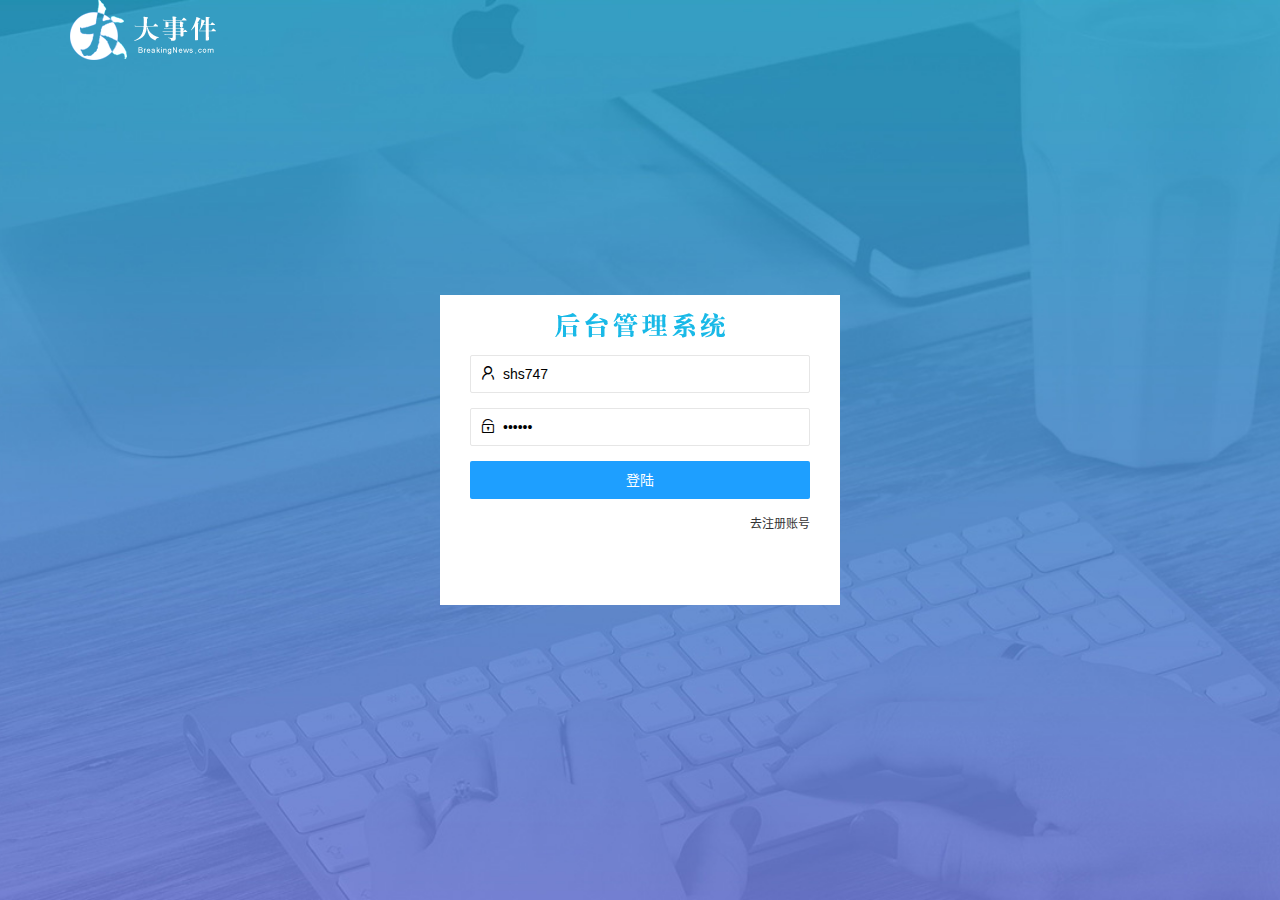
<file: login.html>
<!DOCTYPE html>
<html lang="zh-CN">

<head>
    <meta charset="UTF-8">
    <meta name="viewport" content="width=device-width, initial-scale=1.0">
    <title>大事件-登陆/注册</title>
    <!-- 引入的网页图标 -->
    <link rel="shortcut icon" href="favicon.ico">
    <!-- 先引入layui样式 -->
    <link rel="stylesheet" href="/assets/lib/layui/css/layui.css">
    <!-- 导入自己的样式表 -->
    <!-- live server启动以后，以code目录为根目录 -->
    <link rel="stylesheet" href="/assets/css/login.css">
</head>

<body>
    <!-- 头部 的logo区域 -->
    <div class="layui-main">
        <img src="/assets/images/logo.png" alt="">
    </div>

    <!-- 登陆注册区域 -->
    <div class="loginAndRegBox">
        <!-- 标题 -->
        <div class="title-box"></div>

        <!-- 登陆div -->
        <div class="login-box">
            <!-- 登陆区 -->
            <form class="layui-form" id="form_login" action="">
                <!-- 用户名 -->
                <div class="layui-form-item">
                    <i class="layui-icon layui-icon-username
                    "></i>
                    <input value="shs747" type="text" name="username" required lay-verify="required"
                        placeholder="请输入用户名" autocomplete="off" class="layui-input">
                </div>
                <!-- 密码 -->
                <div class="layui-form-item">
                    <i class="layui-icon layui-icon-password"></i>
                    <input value="123456" type="password" name="password" required lay-verify="required|pwd"
                        placeholder="请输入密码" autocomplete="off" class="layui-input">
                </div>
                <!--登陆按钮 -->
                <div class="layui-form-item">
                    <!-- lay-submit属性必须写，后面会有submit事件绑定 -->
                    <button class="layui-btn layui-btn-fluid layui-btn-normal" lay-submit>登陆</button>
                </div>
                <!-- a链接 -->
                <div class="layui-form-item links">
                    <a href="javascript:;" id="link_reg">去注册账号</a>
                </div>
            </form>
        </div>

        <!-- 注册div -->
        <div class="reg-box" style="display: none;">
            <!-- 注册区 -->
            <form class="layui-form" id='form_reg'>
                <!-- 用户名 -->
                <div class="layui-form-item">
                    <i class="layui-icon layui-icon-username
                    "></i>
                    <input type="text" name="username" required lay-verify="required" placeholder="请输入用户名"
                        autocomplete="off" class="layui-input">
                </div>
                <!-- 密码 -->
                <div class="layui-form-item">
                    <i class="layui-icon layui-icon-password"></i>
                    <input type="password" name="password" required lay-verify="required|pwd" placeholder="请输入密码"
                        autocomplete="off" class="layui-input">
                </div>
                <!-- 确认密码 -->
                <div class="layui-form-item">
                    <i class="layui-icon layui-icon-password"></i>
                    <input type="password" name="repassword" required lay-verify="required|pwd|repwd"
                        placeholder="再次确认密码" autocomplete="off" class="layui-input">
                </div>
                <!--注册按钮 -->
                <div class="layui-form-item">
                    <!-- lay-submit属性必须写，后面会有submit事件绑定 -->
                    <button class="layui-btn layui-btn-fluid layui-btn-normal" lay-submit>注册</button>
                </div>
                <!-- a链接 -->
                <div class="layui-form-item links">
                    <a href="javascript:;" id="link_login">去登陆</a>
                </div>
            </form>
        </div>
    </div>

    <!-- 引入layui.all.js文件 -->
    <script src="/assets/lib/layui/layui.all.js"></script>
    <!-- 引入jquery -->
    <script src="/assets/lib/jquery.js"></script>
    <!-- 引入baseAPI.js,再jquery之后，自己js之前 -->
    <script src="/assets/js/baseAPI.js"></script>
    <!-- 引入当前页面Js -->
    <script src="/assets/js/login.js"></script>
</body>

</html>
</file>
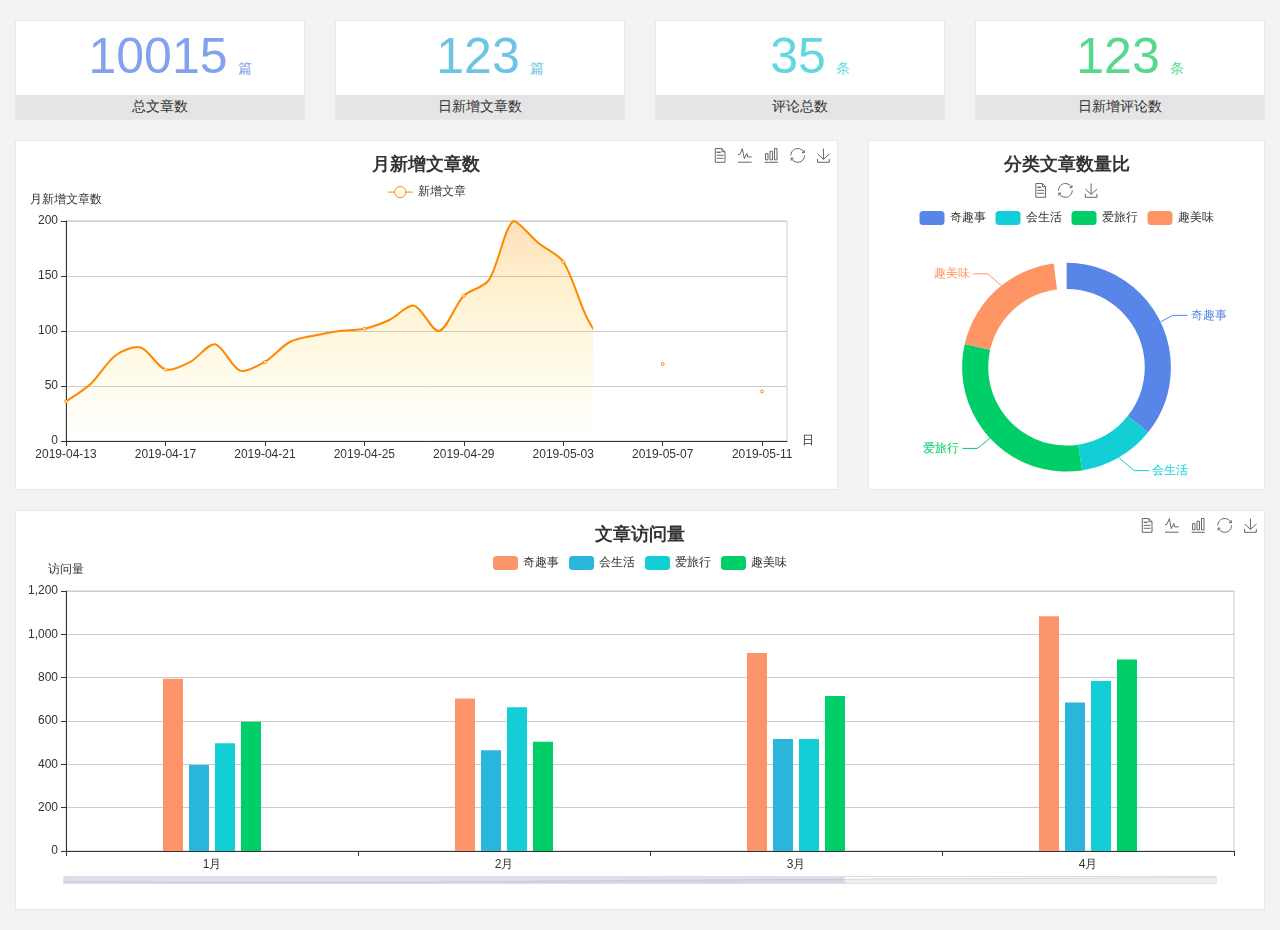
<file: home/dashboard.html>
<!DOCTYPE html>
<html lang="en">

<head>
  <meta charset="UTF-8">
  <meta name="viewport" content="width=device-width, initial-scale=1.0">
  <meta http-equiv="X-UA-Compatible" content="ie=edge">
  <title>图表统计</title>
  <link rel="stylesheet" href="../assets/lib/bootstrap.css" />
  <link rel="stylesheet" href="../assets/lib/main.css" />
  <script src="../assets/lib/jquery.js"></script>
  <script type="text/javascript" src="../assets/lib/echarts.min.js"></script>
</head>

<body>
  <div class="container-fluid">
    <div class="row spannel_list">
      <div class="col-sm-3 col-xs-6">
        <div class="spannel">
          <em>10015</em><span>篇</span>
          <b>总文章数</b>
        </div>
      </div>
      <div class="col-sm-3 col-xs-6">
        <div class="spannel scolor01">
          <em>123</em><span>篇</span>
          <b>日新增文章数</b>
        </div>
      </div>
      <div class="col-sm-3 col-xs-6">
        <div class="spannel scolor02">
          <em>35</em><span>条</span>
          <b>评论总数</b>
        </div>
      </div>
      <div class="col-sm-3 col-xs-6">
        <div class="spannel scolor03">
          <em>123</em><span>条</span>
          <b>日新增评论数</b>
        </div>
      </div>
    </div>
  </div>

  <div class="container-fluid">
    <div class="row curve-pie">
      <div class="col-lg-8 col-md-8">
        <div class="gragh_pannel" id="curve_show"></div>
      </div>
      <div class="col-lg-4 col-md-4">
        <div class="gragh_pannel" id="pie_show"></div>
      </div>
    </div>
  </div>

  <div class="container-fluid">
    <div class="column_pannel" id="column_show"></div>
  </div>

  <script>
    var oChart = echarts.init(document.getElementById('curve_show'));
    var aList_all = [
      { 'count': 36, 'date': '2019-04-13' },
      { 'count': 52, 'date': '2019-04-14' },
      { 'count': 78, 'date': '2019-04-15' },
      { 'count': 85, 'date': '2019-04-16' },
      { 'count': 65, 'date': '2019-04-17' },
      { 'count': 72, 'date': '2019-04-18' },
      { 'count': 88, 'date': '2019-04-19' },
      { 'count': 64, 'date': '2019-04-20' },
      { 'count': 72, 'date': '2019-04-21' },
      { 'count': 90, 'date': '2019-04-22' },
      { 'count': 96, 'date': '2019-04-23' },
      { 'count': 100, 'date': '2019-04-24' },
      { 'count': 102, 'date': '2019-04-25' },
      { 'count': 110, 'date': '2019-04-26' },
      { 'count': 123, 'date': '2019-04-27' },
      { 'count': 100, 'date': '2019-04-28' },
      { 'count': 132, 'date': '2019-04-29' },
      { 'count': 146, 'date': '2019-04-30' },
      { 'count': 200, 'date': '2019-05-01' },
      { 'count': 180, 'date': '2019-05-02' },
      { 'count': 163, 'date': '2019-05-03' },
      { 'count': 110, 'date': '2019-05-04' },
      { 'count': 80, 'date': '2019-05-05' },
      { 'count': 82, 'date': '2019-05-06' },
      { 'count': 70, 'date': '2019-05-07' },
      { 'count': 65, 'date': '2019-05-08' },
      { 'count': 54, 'date': '2019-05-09' },
      { 'count': 40, 'date': '2019-05-10' },
      { 'count': 45, 'date': '2019-05-11' },
      { 'count': 38, 'date': '2019-05-12' },
    ];

    let aCount = [];
    let aDate = [];

    for (var i = 0; i < aList_all.length; i++) {
      aCount.push(aList_all[i].count);
      aDate.push(aList_all[i].date);
    }

    var chartopt = {
      title: {
        text: '月新增文章数',
        left: 'center',
        top: '10'
      },
      tooltip: {
        trigger: 'axis'
      },
      legend: {
        data: ['新增文章'],
        top: '40'
      },
      toolbox: {
        show: true,
        feature: {
          mark: { show: true },
          dataView: { show: true, readOnly: false },
          magicType: { show: true, type: ['line', 'bar'] },
          restore: { show: true },
          saveAsImage: { show: true }
        }
      },
      calculable: true,
      xAxis: [
        {
          name: '日',
          type: 'category',
          boundaryGap: false,
          data: aDate
        }
      ],
      yAxis: [
        {
          name: '月新增文章数',
          type: 'value'
        }
      ],
      series: [
        {
          name: '新增文章',
          type: 'line',
          smooth: true,
          itemStyle: { normal: { areaStyle: { type: 'default' }, color: '#f80' }, lineStyle: { color: '#f80' } },
          data: aCount
        }],
      areaStyle: {
        normal: {
          color: new echarts.graphic.LinearGradient(0, 0, 0, 1, [{
            offset: 0,
            color: 'rgba(255,136,0,0.39)'
          }, {
            offset: .34,
            color: 'rgba(255,180,0,0.25)'
          }, {
            offset: 1,
            color: 'rgba(255,222,0,0.00)'
          }])

        }
      },
      grid: {
        show: true,
        x: 50,
        x2: 50,
        y: 80,
        height: 220
      }
    };

    oChart.setOption(chartopt);


    var oPie = echarts.init(document.getElementById('pie_show'));
    var oPieopt =
    {
      title: {
        top: 10,
        text: '分类文章数量比',
        x: 'center'
      },
      tooltip: {
        trigger: 'item',
        formatter: "{a} <br/>{b} : {c} ({d}%)"
      },
      color: ['#5885e8', '#13cfd5', '#00ce68', '#ff9565'],
      legend: {
        x: 'center',
        top: 65,
        data: ['奇趣事', '会生活', '爱旅行', '趣美味']
      },
      toolbox: {
        show: true,
        x: 'center',
        top: 35,
        feature: {
          mark: { show: true },
          dataView: { show: true, readOnly: false },
          magicType: {
            show: true,
            type: ['pie', 'funnel'],
            option: {
              funnel: {
                x: '25%',
                width: '50%',
                funnelAlign: 'left',
                max: 1548
              }
            }
          },
          restore: { show: true },
          saveAsImage: { show: true }
        }
      },
      calculable: true,
      series: [
        {
          name: '访问来源',
          type: 'pie',
          radius: ['45%', '60%'],
          center: ['50%', '65%'],
          data: [
            { value: 300, name: '奇趣事' },
            { value: 100, name: '会生活' },
            { value: 260, name: '爱旅行' },
            { value: 180, name: '趣美味' }
          ]
        }
      ]
    };
    oPie.setOption(oPieopt);



    var oColumn = this.echarts.init(document.getElementById('column_show'));
    var oColumnopt =
    {
      title: {
        text: '文章访问量',
        left: 'center',
        top: '10'
      },
      tooltip: {
        trigger: 'axis'
      },
      legend: {
        data: ['奇趣事', '会生活', '爱旅行', '趣美味'],
        top: '40'
      },
      toolbox: {
        show: true,
        feature: {
          mark: { show: true },
          dataView: { show: true, readOnly: false },
          magicType: { show: true, type: ['line', 'bar'] },
          restore: { show: true },
          saveAsImage: { show: true }
        }
      },
      calculable: true,
      xAxis: [
        {
          type: 'category',
          data: ['1月', '2月', '3月', '4月', '5月']
        }
      ],
      yAxis: [
        {
          name: '访问量',
          type: 'value'
        }
      ],
      series: [
        {
          name: '奇趣事',
          type: 'bar',
          barWidth: 20,
          itemStyle: {
            normal: { areaStyle: { type: 'default' }, color: '#fd956a' }
          },
          data: [800, 708, 920, 1090, 1200]
        },
        {
          name: '会生活',
          type: 'bar',
          barWidth: 20,
          itemStyle: {
            normal: { areaStyle: { type: 'default' }, color: '#2bb6db' }
          },
          data: [400, 468, 520, 690, 800]
        },
        {
          name: '爱旅行',
          type: 'bar',
          barWidth: 20,
          itemStyle: {
            normal: { areaStyle: { type: 'default' }, color: '#13cfd5' }
          },
          data: [500, 668, 520, 790, 900]
        },
        {
          name: '趣美味',
          type: 'bar',
          barWidth: 20,
          itemStyle: {
            normal: { areaStyle: { type: 'default' }, color: '#00ce68' }
          },
          data: [600, 508, 720, 890, 1000]
        }
      ],
      grid: {
        show: true,
        x: 50,
        x2: 30,
        y: 80,
        height: 260
      },
      dataZoom: [//给x轴设置滚动条
        {
          start: 0,//默认为0
          end: 100 - 1000 / 31,//默认为100
          type: 'slider',
          show: true,
          xAxisIndex: [0],
          handleSize: 0,//滑动条的 左右2个滑动条的大小
          height: 8,//组件高度
          left: 45, //左边的距离
          right: 50,//右边的距离
          bottom: 26,//右边的距离
          handleColor: '#ddd',//h滑动图标的颜色
          handleStyle: {
            borderColor: "#cacaca",
            borderWidth: "1",
            shadowBlur: 2,
            background: "#ddd",
            shadowColor: "#ddd",
          }
        }]
    };
    oColumn.setOption(oColumnopt);
  </script>
</body>

</html>
</file>
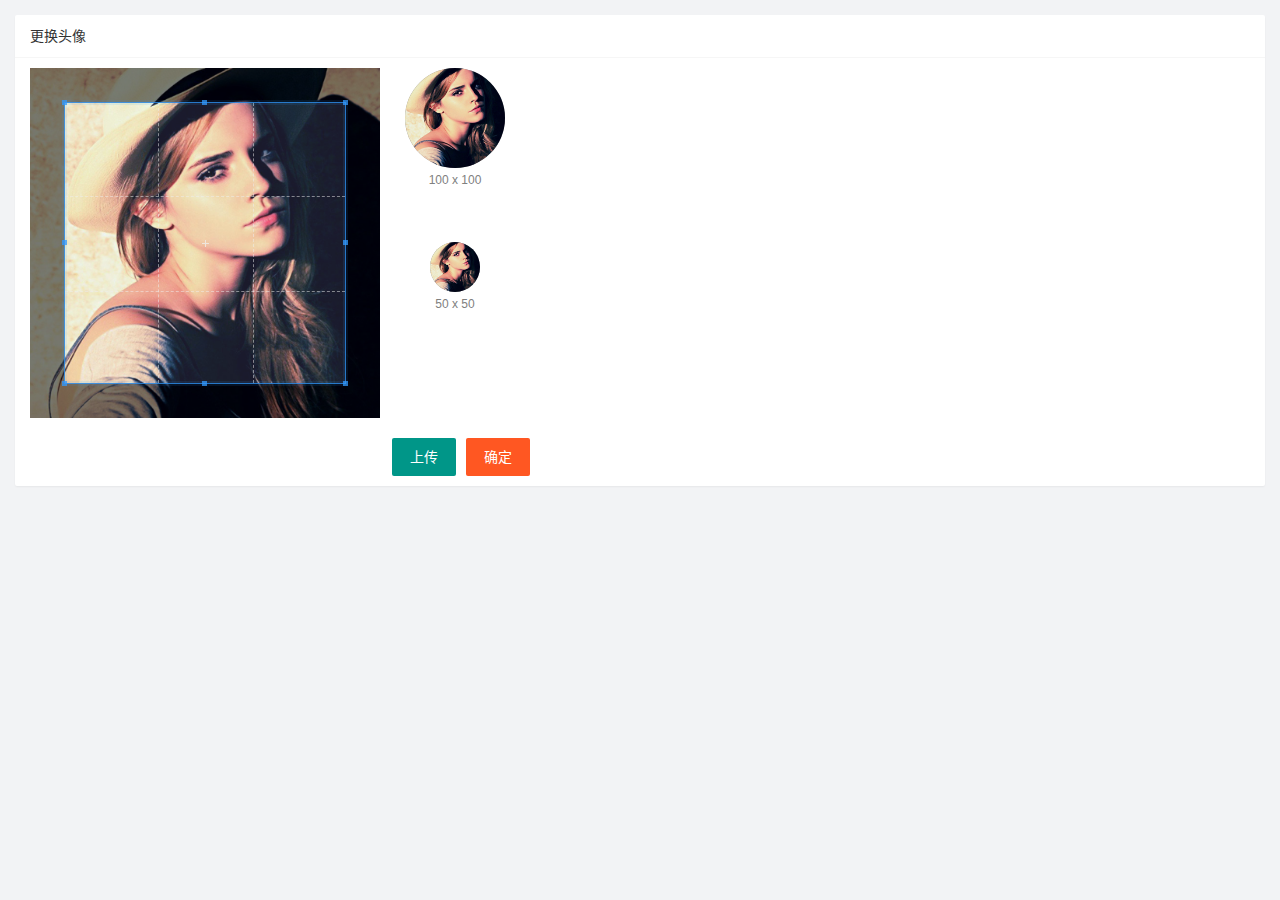
<file: user/user_avatar.html>
<!DOCTYPE html>
<html lang="zh-CN">

<head>
    <meta charset="UTF-8">
    <meta name="viewport" content="width=device-width, initial-scale=1.0">
    <title>Document</title>
    <!-- 引入layui.css -->
    <link rel="stylesheet" href="/assets/lib/layui/css/layui.css">
    <!-- 引入cropper.css 样式表 -->
    <link rel="stylesheet" href="/assets/lib/cropper/cropper.css" />
    <!-- 引入自己的css -->
    <link rel="stylesheet" href="/assets/css/user/user_avatar.css">
</head>

<body>
    <!-- 卡片区 -->
    <div class="layui-card">
        <div class="layui-card-header">更换头像</div>
        <div class="layui-card-body">
            <!-- 第一行的图片裁剪和预览区域 -->
            <div class="row1">
                <!-- 图片裁剪区域 -->
                <div class="cropper-box">
                    <!-- 这个 img 标签很重要，将来会把它初始化为裁剪区域 -->
                    <img id="image" src="/assets/images/sample.jpg" />
                </div>
                <!-- 图片的预览区域 -->
                <div class="preview-box">
                    <div>
                        <!-- 宽高为 100px 的预览区域 -->
                        <div class="img-preview w100"></div>
                        <p class="size">100 x 100</p>
                    </div>
                    <div>
                        <!-- 宽高为 50px 的预览区域 -->
                        <div class="img-preview w50"></div>
                        <p class="size">50 x 50</p>
                    </div>
                </div>
            </div>

            <!-- 第二行的按钮区域 -->
            <div class="row2">
                <input id="file" type="file" accept="image/png,image/jpeg">
                <button id="btnChooseImage" type="button" class="layui-btn">上传</button>
                <button id="btnUpload" type="button" class="layui-btn layui-btn-danger">确定</button>
            </div>
        </div>
    </div>

    <!-- 1.引入layui.js -->
    <script src="/assets/lib/layui/layui.all.js"></script>
    <!--2. 映入jquery的js -->
    <script src="/assets/lib/jquery.js"></script>
    <script src="/assets/lib/cropper/Cropper.js"></script>
    <script src="/assets/lib/cropper/jquery-cropper.js"></script>
    <!-- 3.引入baseAPI的js -->
    <script src="/assets/js/baseAPI.js"></script>
    <!-- 4.引入自己的js -->
    <script src="/assets/js/user/user_avatar.js"></script>
</body>

</html>
</file>
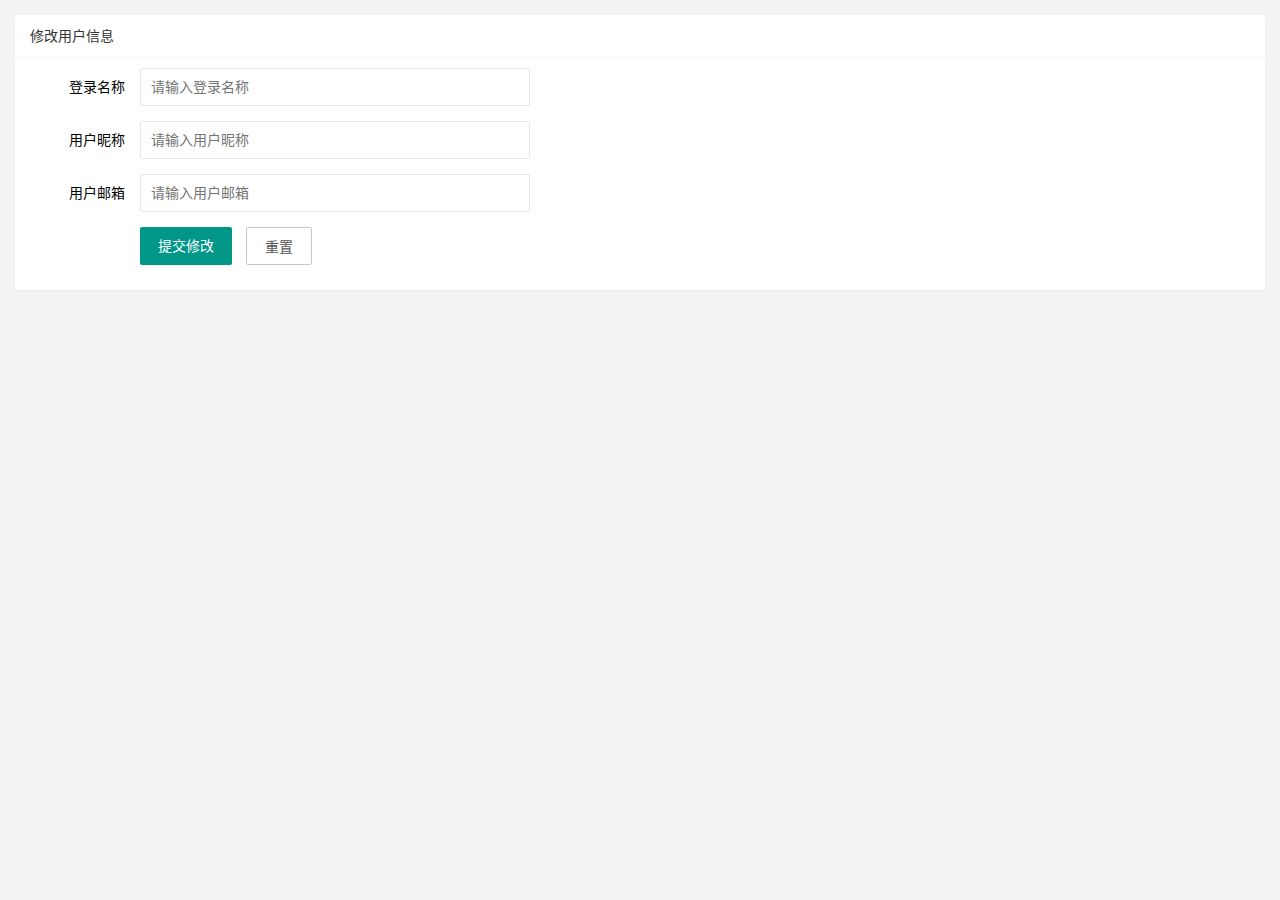
<file: user/user_info.html>
<!DOCTYPE html>
<html lang="zh-CN">

<head>
    <meta charset="UTF-8">
    <meta name="viewport" content="width=device-width, initial-scale=1.0">
    <title>Document</title>
    <!-- 先引入layui的css -->
    <link rel="stylesheet" href="/assets/lib/layui/css/layui.css">
    <!-- 引入当前页面css -->
    <link rel="stylesheet" href="/assets/css/user/user_info.css">
</head>

<body>

    <!-- 个人信息卡片面板 -->
    <div class="layui-card">
        <div class="layui-card-header">修改用户信息</div>
        <div class="layui-card-body">
            <form class="layui-form" lay-filter="formUserInfo">
                <!-- 第0行:id -->
                <input type="hidden" name="id">
                <!-- 第一行。登录名称 -->
                <div class="layui-form-item">
                    <label class="layui-form-label">登录名称</label>
                    <div class="layui-input-block">
                        <input type="text" name="username" required lay-verify="required" placeholder="请输入登录名称"
                            autocomplete="off" class="layui-input" readonly>
                    </div>
                </div>
                <!-- 第二行。用户昵称 -->
                <div class="layui-form-item">
                    <label class="layui-form-label">用户昵称</label>
                    <div class="layui-input-block">
                        <input type="text" name="nickname" required lay-verify="required|nickname" placeholder="请输入用户昵称"
                            autocomplete="off" class="layui-input">
                    </div>
                </div>
                <!-- 第三行。用户邮箱 -->
                <div class="layui-form-item">
                    <label class="layui-form-label">用户邮箱</label>
                    <div class="layui-input-block">
                        <input type="text" name="email" required lay-verify="required|email" placeholder="请输入用户邮箱"
                            autocomplete="off" class="layui-input">
                    </div>
                </div>
                <!-- 第四行。提交按钮 -->
                <div class="layui-form-item">
                    <div class="layui-input-block">
                        <button class="layui-btn" lay-submit lay-filter="formDemo">提交修改</button>
                        <button id="btnReset" type="reset" class="layui-btn layui-btn-primary">重置</button>
                    </div>
                </div>
            </form>
        </div>
    </div>
    <!-- 1.引入layui.js -->
    <script src="/assets/lib/layui/layui.all.js"></script>
    <!--2. 映入jquery的js -->
    <script src="/assets/lib/jquery.js"></script>
    <!-- 3.引入baseAPI的js -->
    <script src="/assets/js/baseAPI.js"></script>
    <!-- 4.引入自己的js -->
    <script src="/assets/js/user/user_info.js"></script>
</body>

</html>
</file>
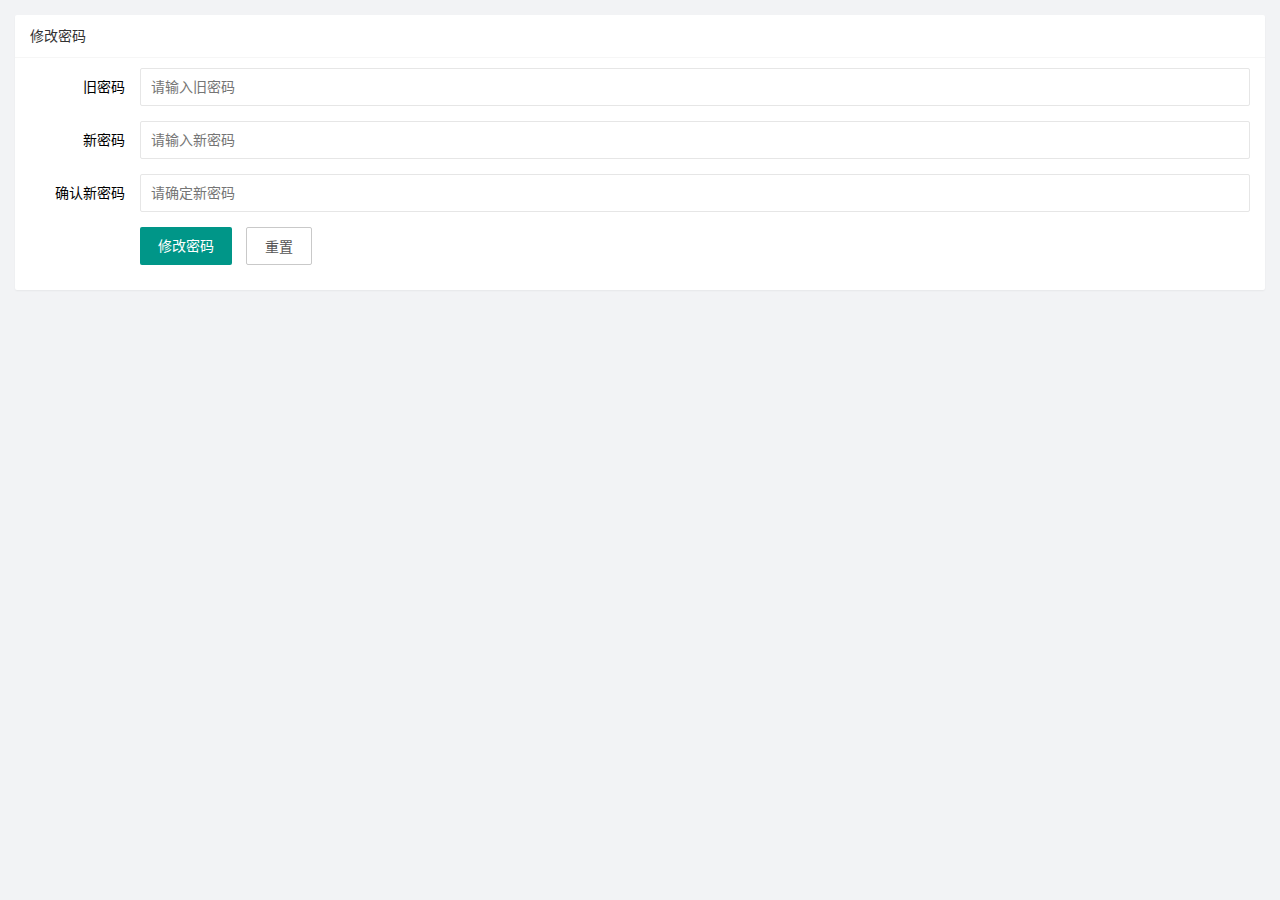
<file: user/user_pwd.html>
<!DOCTYPE html>
<html lang="zh-CN">

<head>
    <meta charset="UTF-8">
    <meta name="viewport" content="width=device-width, initial-scale=1.0">
    <title>Document</title>
    <link rel="stylesheet" href="/assets/lib/layui/css/layui.css">
    <!-- 自己的样式 -->
    <link rel="stylesheet" href="/assets/css/user/user_pwd.css">
</head>

<body>
    <!-- 卡片区域 -->
    <div class="layui-card">
        <div class="layui-card-header">修改密码</div>
        <div class="layui-card-body">
            <!-- form表单 -->
            <form class="layui-form">
                <!--1 原密码 -->
                <div class="layui-form-item">
                    <label class="layui-form-label">旧密码</label>
                    <div class="layui-input-block">
                        <input type="text" name="oldPwd" required lay-verify="required|pwd" placeholder="请输入旧密码"
                            autocomplete="off" class="layui-input">
                    </div>
                </div>
                <!--2 新密码 -->
                <div class="layui-form-item">
                    <label class="layui-form-label">新密码</label>
                    <div class="layui-input-block">
                        <input type="text" name="newPwd" required lay-verify="required|pwd|samePwd" placeholder="请输入新密码"
                            autocomplete="off" class="layui-input">
                    </div>
                </div>
                <!--3 确认新密码 -->
                <div class="layui-form-item">
                    <label class="layui-form-label">确认新密码</label>
                    <div class="layui-input-block">
                        <input type="text" name="rePwd" required lay-verify="required|pwd|rePwd" placeholder="请确定新密码"
                            autocomplete="off" class="layui-input">
                    </div>
                </div>
                <!-- 4 确认密码,重置 -->
                <div class="layui-form-item">
                    <div class="layui-input-block">
                        <button class="layui-btn" lay-submit lay-filter="formDemo">修改密码</button>
                        <button type="reset" class="layui-btn layui-btn-primary">重置</button>
                    </div>
                </div>
            </form>
        </div>
    </div>

    <script src="/assets/lib/layui/layui.all.js"></script>

    <script src="/assets/lib/jquery.js"></script>

    <script src="/assets/js/baseAPI.js"></script>

    <script src="/assets/js/user/user_pwd.js"></script>

</body>

</html>
</file>
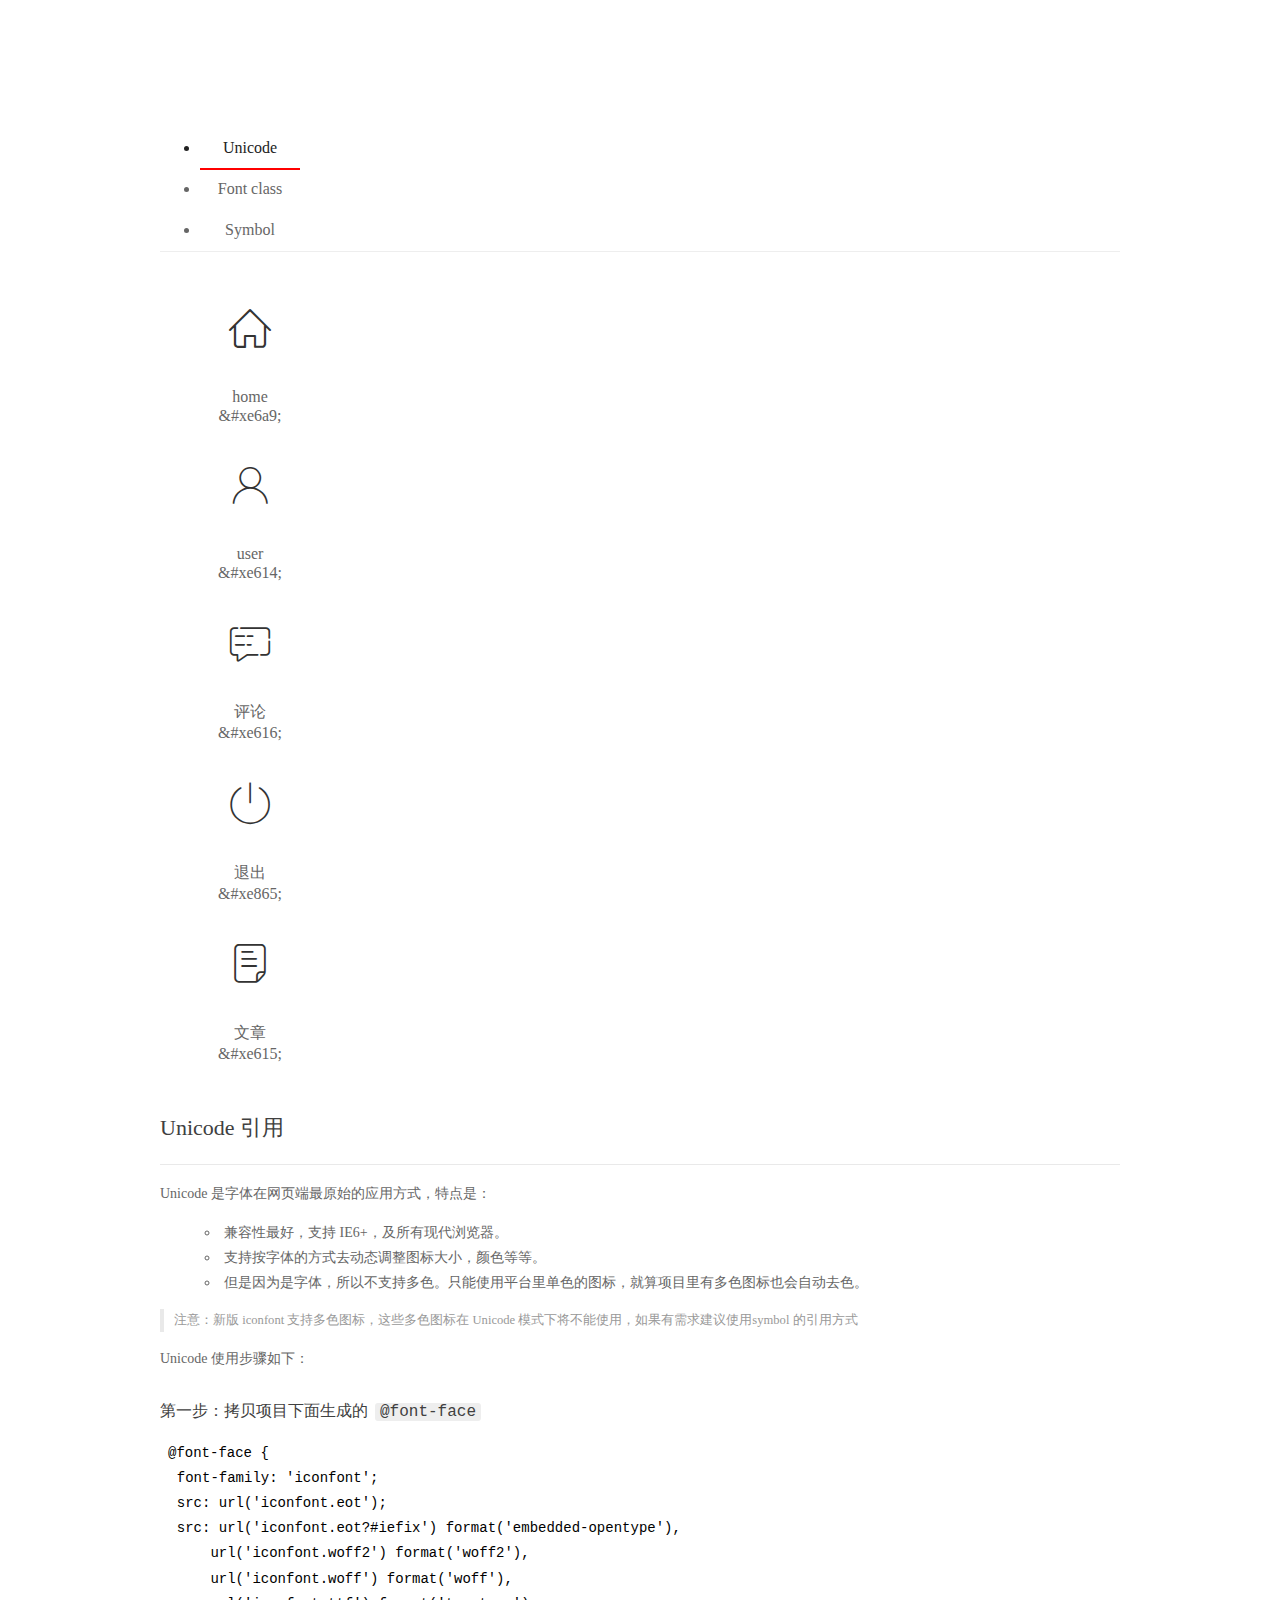
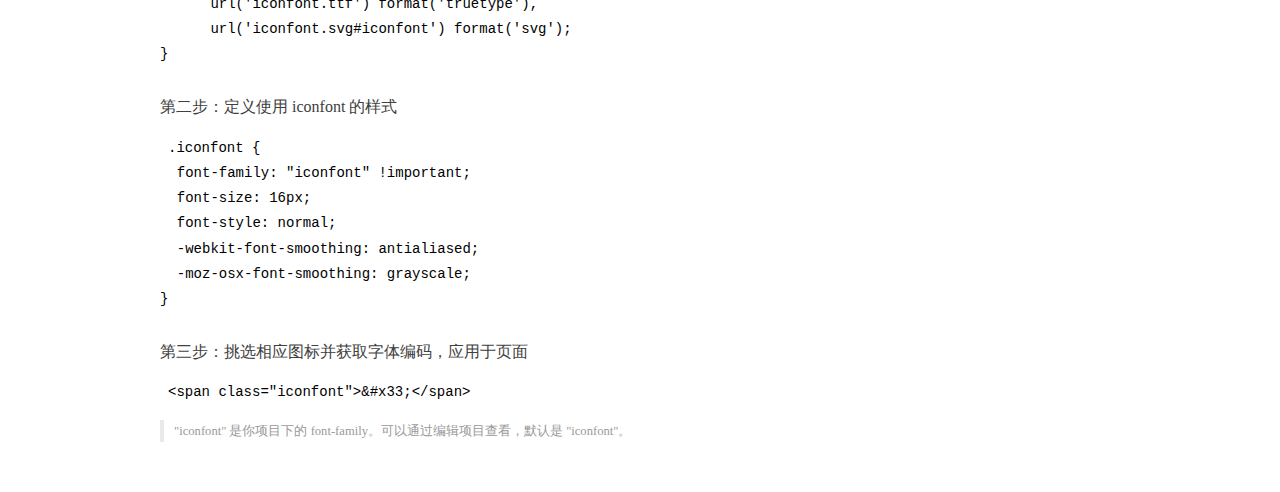
<file: assets/fonts/demo_index.html>
<!DOCTYPE html>
<html>
<head>
  <meta charset="utf-8"/>
  <title>IconFont Demo</title>
  <link rel="shortcut icon" href="https://gtms04.alicdn.com/tps/i4/TB1_oz6GVXXXXaFXpXXJDFnIXXX-64-64.ico" type="image/x-icon"/>
  <link rel="stylesheet" href="https://g.alicdn.com/thx/cube/1.3.2/cube.min.css">
  <link rel="stylesheet" href="demo.css">
  <link rel="stylesheet" href="iconfont.css">
  <script src="iconfont.js"></script>
  <!-- jQuery -->
  <script src="https://a1.alicdn.com/oss/uploads/2018/12/26/7bfddb60-08e8-11e9-9b04-53e73bb6408b.js"></script>
  <!-- 代码高亮 -->
  <script src="https://a1.alicdn.com/oss/uploads/2018/12/26/a3f714d0-08e6-11e9-8a15-ebf944d7534c.js"></script>
</head>
<body>
  <div class="main">
    <h1 class="logo"><a href="https://www.iconfont.cn/" title="iconfont 首页" target="_blank">&#xe86b;</a></h1>
    <div class="nav-tabs">
      <ul id="tabs" class="dib-box">
        <li class="dib active"><span>Unicode</span></li>
        <li class="dib"><span>Font class</span></li>
        <li class="dib"><span>Symbol</span></li>
      </ul>
      
    </div>
    <div class="tab-container">
      <div class="content unicode" style="display: block;">
          <ul class="icon_lists dib-box">
          
            <li class="dib">
              <span class="icon iconfont">&#xe6a9;</span>
                <div class="name">home</div>
                <div class="code-name">&amp;#xe6a9;</div>
              </li>
          
            <li class="dib">
              <span class="icon iconfont">&#xe614;</span>
                <div class="name">user</div>
                <div class="code-name">&amp;#xe614;</div>
              </li>
          
            <li class="dib">
              <span class="icon iconfont">&#xe616;</span>
                <div class="name">评论</div>
                <div class="code-name">&amp;#xe616;</div>
              </li>
          
            <li class="dib">
              <span class="icon iconfont">&#xe865;</span>
                <div class="name">退出</div>
                <div class="code-name">&amp;#xe865;</div>
              </li>
          
            <li class="dib">
              <span class="icon iconfont">&#xe615;</span>
                <div class="name">文章</div>
                <div class="code-name">&amp;#xe615;</div>
              </li>
          
          </ul>
          <div class="article markdown">
          <h2 id="unicode-">Unicode 引用</h2>
          <hr>

          <p>Unicode 是字体在网页端最原始的应用方式，特点是：</p>
          <ul>
            <li>兼容性最好，支持 IE6+，及所有现代浏览器。</li>
            <li>支持按字体的方式去动态调整图标大小，颜色等等。</li>
            <li>但是因为是字体，所以不支持多色。只能使用平台里单色的图标，就算项目里有多色图标也会自动去色。</li>
          </ul>
          <blockquote>
            <p>注意：新版 iconfont 支持多色图标，这些多色图标在 Unicode 模式下将不能使用，如果有需求建议使用symbol 的引用方式</p>
          </blockquote>
          <p>Unicode 使用步骤如下：</p>
          <h3 id="-font-face">第一步：拷贝项目下面生成的 <code>@font-face</code></h3>
<pre><code class="language-css"
>@font-face {
  font-family: 'iconfont';
  src: url('iconfont.eot');
  src: url('iconfont.eot?#iefix') format('embedded-opentype'),
      url('iconfont.woff2') format('woff2'),
      url('iconfont.woff') format('woff'),
      url('iconfont.ttf') format('truetype'),
      url('iconfont.svg#iconfont') format('svg');
}
</code></pre>
          <h3 id="-iconfont-">第二步：定义使用 iconfont 的样式</h3>
<pre><code class="language-css"
>.iconfont {
  font-family: "iconfont" !important;
  font-size: 16px;
  font-style: normal;
  -webkit-font-smoothing: antialiased;
  -moz-osx-font-smoothing: grayscale;
}
</code></pre>
          <h3 id="-">第三步：挑选相应图标并获取字体编码，应用于页面</h3>
<pre>
<code class="language-html"
>&lt;span class="iconfont"&gt;&amp;#x33;&lt;/span&gt;
</code></pre>
          <blockquote>
            <p>"iconfont" 是你项目下的 font-family。可以通过编辑项目查看，默认是 "iconfont"。</p>
          </blockquote>
          </div>
      </div>
      <div class="content font-class">
        <ul class="icon_lists dib-box">
          
          <li class="dib">
            <span class="icon iconfont icon-home"></span>
            <div class="name">
              home
            </div>
            <div class="code-name">.icon-home
            </div>
          </li>
          
          <li class="dib">
            <span class="icon iconfont icon-user"></span>
            <div class="name">
              user
            </div>
            <div class="code-name">.icon-user
            </div>
          </li>
          
          <li class="dib">
            <span class="icon iconfont icon-pinglun"></span>
            <div class="name">
              评论
            </div>
            <div class="code-name">.icon-pinglun
            </div>
          </li>
          
          <li class="dib">
            <span class="icon iconfont icon-tuichu"></span>
            <div class="name">
              退出
            </div>
            <div class="code-name">.icon-tuichu
            </div>
          </li>
          
          <li class="dib">
            <span class="icon iconfont icon-16"></span>
            <div class="name">
              文章
            </div>
            <div class="code-name">.icon-16
            </div>
          </li>
          
        </ul>
        <div class="article markdown">
        <h2 id="font-class-">font-class 引用</h2>
        <hr>

        <p>font-class 是 Unicode 使用方式的一种变种，主要是解决 Unicode 书写不直观，语意不明确的问题。</p>
        <p>与 Unicode 使用方式相比，具有如下特点：</p>
        <ul>
          <li>兼容性良好，支持 IE8+，及所有现代浏览器。</li>
          <li>相比于 Unicode 语意明确，书写更直观。可以很容易分辨这个 icon 是什么。</li>
          <li>因为使用 class 来定义图标，所以当要替换图标时，只需要修改 class 里面的 Unicode 引用。</li>
          <li>不过因为本质上还是使用的字体，所以多色图标还是不支持的。</li>
        </ul>
        <p>使用步骤如下：</p>
        <h3 id="-fontclass-">第一步：引入项目下面生成的 fontclass 代码：</h3>
<pre><code class="language-html">&lt;link rel="stylesheet" href="./iconfont.css"&gt;
</code></pre>
        <h3 id="-">第二步：挑选相应图标并获取类名，应用于页面：</h3>
<pre><code class="language-html">&lt;span class="iconfont icon-xxx"&gt;&lt;/span&gt;
</code></pre>
        <blockquote>
          <p>"
            iconfont" 是你项目下的 font-family。可以通过编辑项目查看，默认是 "iconfont"。</p>
        </blockquote>
      </div>
      </div>
      <div class="content symbol">
          <ul class="icon_lists dib-box">
          
            <li class="dib">
                <svg class="icon svg-icon" aria-hidden="true">
                  <use xlink:href="#icon-home"></use>
                </svg>
                <div class="name">home</div>
                <div class="code-name">#icon-home</div>
            </li>
          
            <li class="dib">
                <svg class="icon svg-icon" aria-hidden="true">
                  <use xlink:href="#icon-user"></use>
                </svg>
                <div class="name">user</div>
                <div class="code-name">#icon-user</div>
            </li>
          
            <li class="dib">
                <svg class="icon svg-icon" aria-hidden="true">
                  <use xlink:href="#icon-pinglun"></use>
                </svg>
                <div class="name">评论</div>
                <div class="code-name">#icon-pinglun</div>
            </li>
          
            <li class="dib">
                <svg class="icon svg-icon" aria-hidden="true">
                  <use xlink:href="#icon-tuichu"></use>
                </svg>
                <div class="name">退出</div>
                <div class="code-name">#icon-tuichu</div>
            </li>
          
            <li class="dib">
                <svg class="icon svg-icon" aria-hidden="true">
                  <use xlink:href="#icon-16"></use>
                </svg>
                <div class="name">文章</div>
                <div class="code-name">#icon-16</div>
            </li>
          
          </ul>
          <div class="article markdown">
          <h2 id="symbol-">Symbol 引用</h2>
          <hr>

          <p>这是一种全新的使用方式，应该说这才是未来的主流，也是平台目前推荐的用法。相关介绍可以参考这篇<a href="">文章</a>
            这种用法其实是做了一个 SVG 的集合，与另外两种相比具有如下特点：</p>
          <ul>
            <li>支持多色图标了，不再受单色限制。</li>
            <li>通过一些技巧，支持像字体那样，通过 <code>font-size</code>, <code>color</code> 来调整样式。</li>
            <li>兼容性较差，支持 IE9+，及现代浏览器。</li>
            <li>浏览器渲染 SVG 的性能一般，还不如 png。</li>
          </ul>
          <p>使用步骤如下：</p>
          <h3 id="-symbol-">第一步：引入项目下面生成的 symbol 代码：</h3>
<pre><code class="language-html">&lt;script src="./iconfont.js"&gt;&lt;/script&gt;
</code></pre>
          <h3 id="-css-">第二步：加入通用 CSS 代码（引入一次就行）：</h3>
<pre><code class="language-html">&lt;style&gt;
.icon {
  width: 1em;
  height: 1em;
  vertical-align: -0.15em;
  fill: currentColor;
  overflow: hidden;
}
&lt;/style&gt;
</code></pre>
          <h3 id="-">第三步：挑选相应图标并获取类名，应用于页面：</h3>
<pre><code class="language-html">&lt;svg class="icon" aria-hidden="true"&gt;
  &lt;use xlink:href="#icon-xxx"&gt;&lt;/use&gt;
&lt;/svg&gt;
</code></pre>
          </div>
      </div>

    </div>
  </div>
  <script>
  $(document).ready(function () {
      $('.tab-container .content:first').show()

      $('#tabs li').click(function (e) {
        var tabContent = $('.tab-container .content')
        var index = $(this).index()

        if ($(this).hasClass('active')) {
          return
        } else {
          $('#tabs li').removeClass('active')
          $(this).addClass('active')

          tabContent.hide().eq(index).fadeIn()
        }
      })
    })
  </script>
</body>
</html>
</file>
<file: assets/lib/layui/css/layui.css>
/** layui-v2.5.5 MIT License By https://www.layui.com */
 .layui-inline,img{display:inline-block;vertical-align:middle}h1,h2,h3,h4,h5,h6{font-weight:400}.layui-edge,.layui-header,.layui-inline,.layui-main{position:relative}.layui-body,.layui-edge,.layui-elip{overflow:hidden}.layui-btn,.layui-edge,.layui-inline,img{vertical-align:middle}.layui-btn,.layui-disabled,.layui-icon,.layui-unselect{-moz-user-select:none;-webkit-user-select:none;-ms-user-select:none}.layui-elip,.layui-form-checkbox span,.layui-form-pane .layui-form-label{text-overflow:ellipsis;white-space:nowrap}.layui-breadcrumb,.layui-tree-btnGroup{visibility:hidden}blockquote,body,button,dd,div,dl,dt,form,h1,h2,h3,h4,h5,h6,input,li,ol,p,pre,td,textarea,th,ul{margin:0;padding:0;-webkit-tap-highlight-color:rgba(0,0,0,0)}a:active,a:hover{outline:0}img{border:none}li{list-style:none}table{border-collapse:collapse;border-spacing:0}h4,h5,h6{font-size:100%}button,input,optgroup,option,select,textarea{font-family:inherit;font-size:inherit;font-style:inherit;font-weight:inherit;outline:0}pre{white-space:pre-wrap;white-space:-moz-pre-wrap;white-space:-pre-wrap;white-space:-o-pre-wrap;word-wrap:break-word}body{line-height:24px;font:14px Helvetica Neue,Helvetica,PingFang SC,Tahoma,Arial,sans-serif}hr{height:1px;margin:10px 0;border:0;clear:both}a{color:#333;text-decoration:none}a:hover{color:#777}a cite{font-style:normal;*cursor:pointer}.layui-border-box,.layui-border-box *{box-sizing:border-box}.layui-box,.layui-box *{box-sizing:content-box}.layui-clear{clear:both;*zoom:1}.layui-clear:after{content:'\20';clear:both;*zoom:1;display:block;height:0}.layui-inline{*display:inline;*zoom:1}.layui-edge{display:inline-block;width:0;height:0;border-width:6px;border-style:dashed;border-color:transparent}.layui-edge-top{top:-4px;border-bottom-color:#999;border-bottom-style:solid}.layui-edge-right{border-left-color:#999;border-left-style:solid}.layui-edge-bottom{top:2px;border-top-color:#999;border-top-style:solid}.layui-edge-left{border-right-color:#999;border-right-style:solid}.layui-disabled,.layui-disabled:hover{color:#d2d2d2!important;cursor:not-allowed!important}.layui-circle{border-radius:100%}.layui-show{display:block!important}.layui-hide{display:none!important}@font-face{font-family:layui-icon;src:url(../font/iconfont.eot?v=250);src:url(../font/iconfont.eot?v=250#iefix) format('embedded-opentype'),url(../font/iconfont.woff2?v=250) format('woff2'),url(../font/iconfont.woff?v=250) format('woff'),url(../font/iconfont.ttf?v=250) format('truetype'),url(../font/iconfont.svg?v=250#layui-icon) format('svg')}.layui-icon{font-family:layui-icon!important;font-size:16px;font-style:normal;-webkit-font-smoothing:antialiased;-moz-osx-font-smoothing:grayscale}.layui-icon-reply-fill:before{content:"\e611"}.layui-icon-set-fill:before{content:"\e614"}.layui-icon-menu-fill:before{content:"\e60f"}.layui-icon-search:before{content:"\e615"}.layui-icon-share:before{content:"\e641"}.layui-icon-set-sm:before{content:"\e620"}.layui-icon-engine:before{content:"\e628"}.layui-icon-close:before{content:"\1006"}.layui-icon-close-fill:before{content:"\1007"}.layui-icon-chart-screen:before{content:"\e629"}.layui-icon-star:before{content:"\e600"}.layui-icon-circle-dot:before{content:"\e617"}.layui-icon-chat:before{content:"\e606"}.layui-icon-release:before{content:"\e609"}.layui-icon-list:before{content:"\e60a"}.layui-icon-chart:before{content:"\e62c"}.layui-icon-ok-circle:before{content:"\1005"}.layui-icon-layim-theme:before{content:"\e61b"}.layui-icon-table:before{content:"\e62d"}.layui-icon-right:before{content:"\e602"}.layui-icon-left:before{content:"\e603"}.layui-icon-cart-simple:before{content:"\e698"}.layui-icon-face-cry:before{content:"\e69c"}.layui-icon-face-smile:before{content:"\e6af"}.layui-icon-survey:before{content:"\e6b2"}.layui-icon-tree:before{content:"\e62e"}.layui-icon-upload-circle:before{content:"\e62f"}.layui-icon-add-circle:before{content:"\e61f"}.layui-icon-download-circle:before{content:"\e601"}.layui-icon-templeate-1:before{content:"\e630"}.layui-icon-util:before{content:"\e631"}.layui-icon-face-surprised:before{content:"\e664"}.layui-icon-edit:before{content:"\e642"}.layui-icon-speaker:before{content:"\e645"}.layui-icon-down:before{content:"\e61a"}.layui-icon-file:before{content:"\e621"}.layui-icon-layouts:before{content:"\e632"}.layui-icon-rate-half:before{content:"\e6c9"}.layui-icon-add-circle-fine:before{content:"\e608"}.layui-icon-prev-circle:before{content:"\e633"}.layui-icon-read:before{content:"\e705"}.layui-icon-404:before{content:"\e61c"}.layui-icon-carousel:before{content:"\e634"}.layui-icon-help:before{content:"\e607"}.layui-icon-code-circle:before{content:"\e635"}.layui-icon-water:before{content:"\e636"}.layui-icon-username:before{content:"\e66f"}.layui-icon-find-fill:before{content:"\e670"}.layui-icon-about:before{content:"\e60b"}.layui-icon-location:before{content:"\e715"}.layui-icon-up:before{content:"\e619"}.layui-icon-pause:before{content:"\e651"}.layui-icon-date:before{content:"\e637"}.layui-icon-layim-uploadfile:before{content:"\e61d"}.layui-icon-delete:before{content:"\e640"}.layui-icon-play:before{content:"\e652"}.layui-icon-top:before{content:"\e604"}.layui-icon-friends:before{content:"\e612"}.layui-icon-refresh-3:before{content:"\e9aa"}.layui-icon-ok:before{content:"\e605"}.layui-icon-layer:before{content:"\e638"}.layui-icon-face-smile-fine:before{content:"\e60c"}.layui-icon-dollar:before{content:"\e659"}.layui-icon-group:before{content:"\e613"}.layui-icon-layim-download:before{content:"\e61e"}.layui-icon-picture-fine:before{content:"\e60d"}.layui-icon-link:before{content:"\e64c"}.layui-icon-diamond:before{content:"\e735"}.layui-icon-log:before{content:"\e60e"}.layui-icon-rate-solid:before{content:"\e67a"}.layui-icon-fonts-del:before{content:"\e64f"}.layui-icon-unlink:before{content:"\e64d"}.layui-icon-fonts-clear:before{content:"\e639"}.layui-icon-triangle-r:before{content:"\e623"}.layui-icon-circle:before{content:"\e63f"}.layui-icon-radio:before{content:"\e643"}.layui-icon-align-center:before{content:"\e647"}.layui-icon-align-right:before{content:"\e648"}.layui-icon-align-left:before{content:"\e649"}.layui-icon-loading-1:before{content:"\e63e"}.layui-icon-return:before{content:"\e65c"}.layui-icon-fonts-strong:before{content:"\e62b"}.layui-icon-upload:before{content:"\e67c"}.layui-icon-dialogue:before{content:"\e63a"}.layui-icon-video:before{content:"\e6ed"}.layui-icon-headset:before{content:"\e6fc"}.layui-icon-cellphone-fine:before{content:"\e63b"}.layui-icon-add-1:before{content:"\e654"}.layui-icon-face-smile-b:before{content:"\e650"}.layui-icon-fonts-html:before{content:"\e64b"}.layui-icon-form:before{content:"\e63c"}.layui-icon-cart:before{content:"\e657"}.layui-icon-camera-fill:before{content:"\e65d"}.layui-icon-tabs:before{content:"\e62a"}.layui-icon-fonts-code:before{content:"\e64e"}.layui-icon-fire:before{content:"\e756"}.layui-icon-set:before{content:"\e716"}.layui-icon-fonts-u:before{content:"\e646"}.layui-icon-triangle-d:before{content:"\e625"}.layui-icon-tips:before{content:"\e702"}.layui-icon-picture:before{content:"\e64a"}.layui-icon-more-vertical:before{content:"\e671"}.layui-icon-flag:before{content:"\e66c"}.layui-icon-loading:before{content:"\e63d"}.layui-icon-fonts-i:before{content:"\e644"}.layui-icon-refresh-1:before{content:"\e666"}.layui-icon-rmb:before{content:"\e65e"}.layui-icon-home:before{content:"\e68e"}.layui-icon-user:before{content:"\e770"}.layui-icon-notice:before{content:"\e667"}.layui-icon-login-weibo:before{content:"\e675"}.layui-icon-voice:before{content:"\e688"}.layui-icon-upload-drag:before{content:"\e681"}.layui-icon-login-qq:before{content:"\e676"}.layui-icon-snowflake:before{content:"\e6b1"}.layui-icon-file-b:before{content:"\e655"}.layui-icon-template:before{content:"\e663"}.layui-icon-auz:before{content:"\e672"}.layui-icon-console:before{content:"\e665"}.layui-icon-app:before{content:"\e653"}.layui-icon-prev:before{content:"\e65a"}.layui-icon-website:before{content:"\e7ae"}.layui-icon-next:before{content:"\e65b"}.layui-icon-component:before{content:"\e857"}.layui-icon-more:before{content:"\e65f"}.layui-icon-login-wechat:before{content:"\e677"}.layui-icon-shrink-right:before{content:"\e668"}.layui-icon-spread-left:before{content:"\e66b"}.layui-icon-camera:before{content:"\e660"}.layui-icon-note:before{content:"\e66e"}.layui-icon-refresh:before{content:"\e669"}.layui-icon-female:before{content:"\e661"}.layui-icon-male:before{content:"\e662"}.layui-icon-password:before{content:"\e673"}.layui-icon-senior:before{content:"\e674"}.layui-icon-theme:before{content:"\e66a"}.layui-icon-tread:before{content:"\e6c5"}.layui-icon-praise:before{content:"\e6c6"}.layui-icon-star-fill:before{content:"\e658"}.layui-icon-rate:before{content:"\e67b"}.layui-icon-template-1:before{content:"\e656"}.layui-icon-vercode:before{content:"\e679"}.layui-icon-cellphone:before{content:"\e678"}.layui-icon-screen-full:before{content:"\e622"}.layui-icon-screen-restore:before{content:"\e758"}.layui-icon-cols:before{content:"\e610"}.layui-icon-export:before{content:"\e67d"}.layui-icon-print:before{content:"\e66d"}.layui-icon-slider:before{content:"\e714"}.layui-icon-addition:before{content:"\e624"}.layui-icon-subtraction:before{content:"\e67e"}.layui-icon-service:before{content:"\e626"}.layui-icon-transfer:before{content:"\e691"}.layui-main{width:1140px;margin:0 auto}.layui-header{z-index:1000;height:60px}.layui-header a:hover{transition:all .5s;-webkit-transition:all .5s}.layui-side{position:fixed;left:0;top:0;bottom:0;z-index:999;width:200px;overflow-x:hidden}.layui-side-scroll{position:relative;width:220px;height:100%;overflow-x:hidden}.layui-body{position:absolute;left:200px;right:0;top:0;bottom:0;z-index:998;width:auto;overflow-y:auto;box-sizing:border-box}.layui-layout-body{overflow:hidden}.layui-layout-admin .layui-header{background-color:#23262E}.layui-layout-admin .layui-side{top:60px;width:200px;overflow-x:hidden}.layui-layout-admin .layui-body{position:fixed;top:60px;bottom:44px}.layui-layout-admin .layui-main{width:auto;margin:0 15px}.layui-layout-admin .layui-footer{position:fixed;left:200px;right:0;bottom:0;height:44px;line-height:44px;padding:0 15px;background-color:#eee}.layui-layout-admin .layui-logo{position:absolute;left:0;top:0;width:200px;height:100%;line-height:60px;text-align:center;color:#009688;font-size:16px}.layui-layout-admin .layui-header .layui-nav{background:0 0}.layui-layout-left{position:absolute!important;left:200px;top:0}.layui-layout-right{position:absolute!important;right:0;top:0}.layui-container{position:relative;margin:0 auto;padding:0 15px;box-sizing:border-box}.layui-fluid{position:relative;margin:0 auto;padding:0 15px}.layui-row:after,.layui-row:before{content:'';display:block;clear:both}.layui-col-lg1,.layui-col-lg10,.layui-col-lg11,.layui-col-lg12,.layui-col-lg2,.layui-col-lg3,.layui-col-lg4,.layui-col-lg5,.layui-col-lg6,.layui-col-lg7,.layui-col-lg8,.layui-col-lg9,.layui-col-md1,.layui-col-md10,.layui-col-md11,.layui-col-md12,.layui-col-md2,.layui-col-md3,.layui-col-md4,.layui-col-md5,.layui-col-md6,.layui-col-md7,.layui-col-md8,.layui-col-md9,.layui-col-sm1,.layui-col-sm10,.layui-col-sm11,.layui-col-sm12,.layui-col-sm2,.layui-col-sm3,.layui-col-sm4,.layui-col-sm5,.layui-col-sm6,.layui-col-sm7,.layui-col-sm8,.layui-col-sm9,.layui-col-xs1,.layui-col-xs10,.layui-col-xs11,.layui-col-xs12,.layui-col-xs2,.layui-col-xs3,.layui-col-xs4,.layui-col-xs5,.layui-col-xs6,.layui-col-xs7,.layui-col-xs8,.layui-col-xs9{position:relative;display:block;box-sizing:border-box}.layui-col-xs1,.layui-col-xs10,.layui-col-xs11,.layui-col-xs12,.layui-col-xs2,.layui-col-xs3,.layui-col-xs4,.layui-col-xs5,.layui-col-xs6,.layui-col-xs7,.layui-col-xs8,.layui-col-xs9{float:left}.layui-col-xs1{width:8.33333333%}.layui-col-xs2{width:16.66666667%}.layui-col-xs3{width:25%}.layui-col-xs4{width:33.33333333%}.layui-col-xs5{width:41.66666667%}.layui-col-xs6{width:50%}.layui-col-xs7{width:58.33333333%}.layui-col-xs8{width:66.66666667%}.layui-col-xs9{width:75%}.layui-col-xs10{width:83.33333333%}.layui-col-xs11{width:91.66666667%}.layui-col-xs12{width:100%}.layui-col-xs-offset1{margin-left:8.33333333%}.layui-col-xs-offset2{margin-left:16.66666667%}.layui-col-xs-offset3{margin-left:25%}.layui-col-xs-offset4{margin-left:33.33333333%}.layui-col-xs-offset5{margin-left:41.66666667%}.layui-col-xs-offset6{margin-left:50%}.layui-col-xs-offset7{margin-left:58.33333333%}.layui-col-xs-offset8{margin-left:66.66666667%}.layui-col-xs-offset9{margin-left:75%}.layui-col-xs-offset10{margin-left:83.33333333%}.layui-col-xs-offset11{margin-left:91.66666667%}.layui-col-xs-offset12{margin-left:100%}@media screen and (max-width:768px){.layui-hide-xs{display:none!important}.layui-show-xs-block{display:block!important}.layui-show-xs-inline{display:inline!important}.layui-show-xs-inline-block{display:inline-block!important}}@media screen and (min-width:768px){.layui-container{width:750px}.layui-hide-sm{display:none!important}.layui-show-sm-block{display:block!important}.layui-show-sm-inline{display:inline!important}.layui-show-sm-inline-block{display:inline-block!important}.layui-col-sm1,.layui-col-sm10,.layui-col-sm11,.layui-col-sm12,.layui-col-sm2,.layui-col-sm3,.layui-col-sm4,.layui-col-sm5,.layui-col-sm6,.layui-col-sm7,.layui-col-sm8,.layui-col-sm9{float:left}.layui-col-sm1{width:8.33333333%}.layui-col-sm2{width:16.66666667%}.layui-col-sm3{width:25%}.layui-col-sm4{width:33.33333333%}.layui-col-sm5{width:41.66666667%}.layui-col-sm6{width:50%}.layui-col-sm7{width:58.33333333%}.layui-col-sm8{width:66.66666667%}.layui-col-sm9{width:75%}.layui-col-sm10{width:83.33333333%}.layui-col-sm11{width:91.66666667%}.layui-col-sm12{width:100%}.layui-col-sm-offset1{margin-left:8.33333333%}.layui-col-sm-offset2{margin-left:16.66666667%}.layui-col-sm-offset3{margin-left:25%}.layui-col-sm-offset4{margin-left:33.33333333%}.layui-col-sm-offset5{margin-left:41.66666667%}.layui-col-sm-offset6{margin-left:50%}.layui-col-sm-offset7{margin-left:58.33333333%}.layui-col-sm-offset8{margin-left:66.66666667%}.layui-col-sm-offset9{margin-left:75%}.layui-col-sm-offset10{margin-left:83.33333333%}.layui-col-sm-offset11{margin-left:91.66666667%}.layui-col-sm-offset12{margin-left:100%}}@media screen and (min-width:992px){.layui-container{width:970px}.layui-hide-md{display:none!important}.layui-show-md-block{display:block!important}.layui-show-md-inline{display:inline!important}.layui-show-md-inline-block{display:inline-block!important}.layui-col-md1,.layui-col-md10,.layui-col-md11,.layui-col-md12,.layui-col-md2,.layui-col-md3,.layui-col-md4,.layui-col-md5,.layui-col-md6,.layui-col-md7,.layui-col-md8,.layui-col-md9{float:left}.layui-col-md1{width:8.33333333%}.layui-col-md2{width:16.66666667%}.layui-col-md3{width:25%}.layui-col-md4{width:33.33333333%}.layui-col-md5{width:41.66666667%}.layui-col-md6{width:50%}.layui-col-md7{width:58.33333333%}.layui-col-md8{width:66.66666667%}.layui-col-md9{width:75%}.layui-col-md10{width:83.33333333%}.layui-col-md11{width:91.66666667%}.layui-col-md12{width:100%}.layui-col-md-offset1{margin-left:8.33333333%}.layui-col-md-offset2{margin-left:16.66666667%}.layui-col-md-offset3{margin-left:25%}.layui-col-md-offset4{margin-left:33.33333333%}.layui-col-md-offset5{margin-left:41.66666667%}.layui-col-md-offset6{margin-left:50%}.layui-col-md-offset7{margin-left:58.33333333%}.layui-col-md-offset8{margin-left:66.66666667%}.layui-col-md-offset9{margin-left:75%}.layui-col-md-offset10{margin-left:83.33333333%}.layui-col-md-offset11{margin-left:91.66666667%}.layui-col-md-offset12{margin-left:100%}}@media screen and (min-width:1200px){.layui-container{width:1170px}.layui-hide-lg{display:none!important}.layui-show-lg-block{display:block!important}.layui-show-lg-inline{display:inline!important}.layui-show-lg-inline-block{display:inline-block!important}.layui-col-lg1,.layui-col-lg10,.layui-col-lg11,.layui-col-lg12,.layui-col-lg2,.layui-col-lg3,.layui-col-lg4,.layui-col-lg5,.layui-col-lg6,.layui-col-lg7,.layui-col-lg8,.layui-col-lg9{float:left}.layui-col-lg1{width:8.33333333%}.layui-col-lg2{width:16.66666667%}.layui-col-lg3{width:25%}.layui-col-lg4{width:33.33333333%}.layui-col-lg5{width:41.66666667%}.layui-col-lg6{width:50%}.layui-col-lg7{width:58.33333333%}.layui-col-lg8{width:66.66666667%}.layui-col-lg9{width:75%}.layui-col-lg10{width:83.33333333%}.layui-col-lg11{width:91.66666667%}.layui-col-lg12{width:100%}.layui-col-lg-offset1{margin-left:8.33333333%}.layui-col-lg-offset2{margin-left:16.66666667%}.layui-col-lg-offset3{margin-left:25%}.layui-col-lg-offset4{margin-left:33.33333333%}.layui-col-lg-offset5{margin-left:41.66666667%}.layui-col-lg-offset6{margin-left:50%}.layui-col-lg-offset7{margin-left:58.33333333%}.layui-col-lg-offset8{margin-left:66.66666667%}.layui-col-lg-offset9{margin-left:75%}.layui-col-lg-offset10{margin-left:83.33333333%}.layui-col-lg-offset11{margin-left:91.66666667%}.layui-col-lg-offset12{margin-left:100%}}.layui-col-space1{margin:-.5px}.layui-col-space1>*{padding:.5px}.layui-col-space3{margin:-1.5px}.layui-col-space3>*{padding:1.5px}.layui-col-space5{margin:-2.5px}.layui-col-space5>*{padding:2.5px}.layui-col-space8{margin:-3.5px}.layui-col-space8>*{padding:3.5px}.layui-col-space10{margin:-5px}.layui-col-space10>*{padding:5px}.layui-col-space12{margin:-6px}.layui-col-space12>*{padding:6px}.layui-col-space15{margin:-7.5px}.layui-col-space15>*{padding:7.5px}.layui-col-space18{margin:-9px}.layui-col-space18>*{padding:9px}.layui-col-space20{margin:-10px}.layui-col-space20>*{padding:10px}.layui-col-space22{margin:-11px}.layui-col-space22>*{padding:11px}.layui-col-space25{margin:-12.5px}.layui-col-space25>*{padding:12.5px}.layui-col-space30{margin:-15px}.layui-col-space30>*{padding:15px}.layui-btn,.layui-input,.layui-select,.layui-textarea,.layui-upload-button{outline:0;-webkit-appearance:none;transition:all .3s;-webkit-transition:all .3s;box-sizing:border-box}.layui-elem-quote{margin-bottom:10px;padding:15px;line-height:22px;border-left:5px solid #009688;border-radius:0 2px 2px 0;background-color:#f2f2f2}.layui-quote-nm{border-style:solid;border-width:1px 1px 1px 5px;background:0 0}.layui-elem-field{margin-bottom:10px;padding:0;border-width:1px;border-style:solid}.layui-elem-field legend{margin-left:20px;padding:0 10px;font-size:20px;font-weight:300}.layui-field-title{margin:10px 0 20px;border-width:1px 0 0}.layui-field-box{padding:10px 15px}.layui-field-title .layui-field-box{padding:10px 0}.layui-progress{position:relative;height:6px;border-radius:20px;background-color:#e2e2e2}.layui-progress-bar{position:absolute;left:0;top:0;width:0;max-width:100%;height:6px;border-radius:20px;text-align:right;background-color:#5FB878;transition:all .3s;-webkit-transition:all .3s}.layui-progress-big,.layui-progress-big .layui-progress-bar{height:18px;line-height:18px}.layui-progress-text{position:relative;top:-20px;line-height:18px;font-size:12px;color:#666}.layui-progress-big .layui-progress-text{position:static;padding:0 10px;color:#fff}.layui-collapse{border-width:1px;border-style:solid;border-radius:2px}.layui-colla-content,.layui-colla-item{border-top-width:1px;border-top-style:solid}.layui-colla-item:first-child{border-top:none}.layui-colla-title{position:relative;height:42px;line-height:42px;padding:0 15px 0 35px;color:#333;background-color:#f2f2f2;cursor:pointer;font-size:14px;overflow:hidden}.layui-colla-content{display:none;padding:10px 15px;line-height:22px;color:#666}.layui-colla-icon{position:absolute;left:15px;top:0;font-size:14px}.layui-card{margin-bottom:15px;border-radius:2px;background-color:#fff;box-shadow:0 1px 2px 0 rgba(0,0,0,.05)}.layui-card:last-child{margin-bottom:0}.layui-card-header{position:relative;height:42px;line-height:42px;padding:0 15px;border-bottom:1px solid #f6f6f6;color:#333;border-radius:2px 2px 0 0;font-size:14px}.layui-bg-black,.layui-bg-blue,.layui-bg-cyan,.layui-bg-green,.layui-bg-orange,.layui-bg-red{color:#fff!important}.layui-card-body{position:relative;padding:10px 15px;line-height:24px}.layui-card-body[pad15]{padding:15px}.layui-card-body[pad20]{padding:20px}.layui-card-body .layui-table{margin:5px 0}.layui-card .layui-tab{margin:0}.layui-panel-window{position:relative;padding:15px;border-radius:0;border-top:5px solid #E6E6E6;background-color:#fff}.layui-auxiliar-moving{position:fixed;left:0;right:0;top:0;bottom:0;width:100%;height:100%;background:0 0;z-index:9999999999}.layui-form-label,.layui-form-mid,.layui-form-select,.layui-input-block,.layui-input-inline,.layui-textarea{position:relative}.layui-bg-red{background-color:#FF5722!important}.layui-bg-orange{background-color:#FFB800!important}.layui-bg-green{background-color:#009688!important}.layui-bg-cyan{background-color:#2F4056!important}.layui-bg-blue{background-color:#1E9FFF!important}.layui-bg-black{background-color:#393D49!important}.layui-bg-gray{background-color:#eee!important;color:#666!important}.layui-badge-rim,.layui-colla-content,.layui-colla-item,.layui-collapse,.layui-elem-field,.layui-form-pane .layui-form-item[pane],.layui-form-pane .layui-form-label,.layui-input,.layui-layedit,.layui-layedit-tool,.layui-quote-nm,.layui-select,.layui-tab-bar,.layui-tab-card,.layui-tab-title,.layui-tab-title .layui-this:after,.layui-textarea{border-color:#e6e6e6}.layui-timeline-item:before,hr{background-color:#e6e6e6}.layui-text{line-height:22px;font-size:14px;color:#666}.layui-text h1,.layui-text h2,.layui-text h3{font-weight:500;color:#333}.layui-text h1{font-size:30px}.layui-text h2{font-size:24px}.layui-text h3{font-size:18px}.layui-text a:not(.layui-btn){color:#01AAED}.layui-text a:not(.layui-btn):hover{text-decoration:underline}.layui-text ul{padding:5px 0 5px 15px}.layui-text ul li{margin-top:5px;list-style-type:disc}.layui-text em,.layui-word-aux{color:#999!important;padding:0 5px!important}.layui-btn{display:inline-block;height:38px;line-height:38px;padding:0 18px;background-color:#009688;color:#fff;white-space:nowrap;text-align:center;font-size:14px;border:none;border-radius:2px;cursor:pointer}.layui-btn:hover{opacity:.8;filter:alpha(opacity=80);color:#fff}.layui-btn:active{opacity:1;filter:alpha(opacity=100)}.layui-btn+.layui-btn{margin-left:10px}.layui-btn-container{font-size:0}.layui-btn-container .layui-btn{margin-right:10px;margin-bottom:10px}.layui-btn-container .layui-btn+.layui-btn{margin-left:0}.layui-table .layui-btn-container .layui-btn{margin-bottom:9px}.layui-btn-radius{border-radius:100px}.layui-btn .layui-icon{margin-right:3px;font-size:18px;vertical-align:bottom;vertical-align:middle\9}.layui-btn-primary{border:1px solid #C9C9C9;background-color:#fff;color:#555}.layui-btn-primary:hover{border-color:#009688;color:#333}.layui-btn-normal{background-color:#1E9FFF}.layui-btn-warm{background-color:#FFB800}.layui-btn-danger{background-color:#FF5722}.layui-btn-checked{background-color:#5FB878}.layui-btn-disabled,.layui-btn-disabled:active,.layui-btn-disabled:hover{border:1px solid #e6e6e6;background-color:#FBFBFB;color:#C9C9C9;cursor:not-allowed;opacity:1}.layui-btn-lg{height:44px;line-height:44px;padding:0 25px;font-size:16px}.layui-btn-sm{height:30px;line-height:30px;padding:0 10px;font-size:12px}.layui-btn-sm i{font-size:16px!important}.layui-btn-xs{height:22px;line-height:22px;padding:0 5px;font-size:12px}.layui-btn-xs i{font-size:14px!important}.layui-btn-group{display:inline-block;vertical-align:middle;font-size:0}.layui-btn-group .layui-btn{margin-left:0!important;margin-right:0!important;border-left:1px solid rgba(255,255,255,.5);border-radius:0}.layui-btn-group .layui-btn-primary{border-left:none}.layui-btn-group .layui-btn-primary:hover{border-color:#C9C9C9;color:#009688}.layui-btn-group .layui-btn:first-child{border-left:none;border-radius:2px 0 0 2px}.layui-btn-group .layui-btn-primary:first-child{border-left:1px solid #c9c9c9}.layui-btn-group .layui-btn:last-child{border-radius:0 2px 2px 0}.layui-btn-group .layui-btn+.layui-btn{margin-left:0}.layui-btn-group+.layui-btn-group{margin-left:10px}.layui-btn-fluid{width:100%}.layui-input,.layui-select,.layui-textarea{height:38px;line-height:1.3;line-height:38px\9;border-width:1px;border-style:solid;background-color:#fff;border-radius:2px}.layui-input::-webkit-input-placeholder,.layui-select::-webkit-input-placeholder,.layui-textarea::-webkit-input-placeholder{line-height:1.3}.layui-input,.layui-textarea{display:block;width:100%;padding-left:10px}.layui-input:hover,.layui-textarea:hover{border-color:#D2D2D2!important}.layui-input:focus,.layui-textarea:focus{border-color:#C9C9C9!important}.layui-textarea{min-height:100px;height:auto;line-height:20px;padding:6px 10px;resize:vertical}.layui-select{padding:0 10px}.layui-form input[type=checkbox],.layui-form input[type=radio],.layui-form select{display:none}.layui-form [lay-ignore]{display:initial}.layui-form-item{margin-bottom:15px;clear:both;*zoom:1}.layui-form-item:after{content:'\20';clear:both;*zoom:1;display:block;height:0}.layui-form-label{float:left;display:block;padding:9px 15px;width:80px;font-weight:400;line-height:20px;text-align:right}.layui-form-label-col{display:block;float:none;padding:9px 0;line-height:20px;text-align:left}.layui-form-item .layui-inline{margin-bottom:5px;margin-right:10px}.layui-input-block{margin-left:110px;min-height:36px}.layui-input-inline{display:inline-block;vertical-align:middle}.layui-form-item .layui-input-inline{float:left;width:190px;margin-right:10px}.layui-form-text .layui-input-inline{width:auto}.layui-form-mid{float:left;display:block;padding:9px 0!important;line-height:20px;margin-right:10px}.layui-form-danger+.layui-form-select .layui-input,.layui-form-danger:focus{border-color:#FF5722!important}.layui-form-select .layui-input{padding-right:30px;cursor:pointer}.layui-form-select .layui-edge{position:absolute;right:10px;top:50%;margin-top:-3px;cursor:pointer;border-width:6px;border-top-color:#c2c2c2;border-top-style:solid;transition:all .3s;-webkit-transition:all .3s}.layui-form-select dl{display:none;position:absolute;left:0;top:42px;padding:5px 0;z-index:899;min-width:100%;border:1px solid #d2d2d2;max-height:300px;overflow-y:auto;background-color:#fff;border-radius:2px;box-shadow:0 2px 4px rgba(0,0,0,.12);box-sizing:border-box}.layui-form-select dl dd,.layui-form-select dl dt{padding:0 10px;line-height:36px;white-space:nowrap;overflow:hidden;text-overflow:ellipsis}.layui-form-select dl dt{font-size:12px;color:#999}.layui-form-select dl dd{cursor:pointer}.layui-form-select dl dd:hover{background-color:#f2f2f2;-webkit-transition:.5s all;transition:.5s all}.layui-form-select .layui-select-group dd{padding-left:20px}.layui-form-select dl dd.layui-select-tips{padding-left:10px!important;color:#999}.layui-form-select dl dd.layui-this{background-color:#5FB878;color:#fff}.layui-form-checkbox,.layui-form-select dl dd.layui-disabled{background-color:#fff}.layui-form-selected dl{display:block}.layui-form-checkbox,.layui-form-checkbox *,.layui-form-switch{display:inline-block;vertical-align:middle}.layui-form-selected .layui-edge{margin-top:-9px;-webkit-transform:rotate(180deg);transform:rotate(180deg);margin-top:-3px\9}:root .layui-form-selected .layui-edge{margin-top:-9px\0/IE9}.layui-form-selectup dl{top:auto;bottom:42px}.layui-select-none{margin:5px 0;text-align:center;color:#999}.layui-select-disabled .layui-disabled{border-color:#eee!important}.layui-select-disabled .layui-edge{border-top-color:#d2d2d2}.layui-form-checkbox{position:relative;height:30px;line-height:30px;margin-right:10px;padding-right:30px;cursor:pointer;font-size:0;-webkit-transition:.1s linear;transition:.1s linear;box-sizing:border-box}.layui-form-checkbox span{padding:0 10px;height:100%;font-size:14px;border-radius:2px 0 0 2px;background-color:#d2d2d2;color:#fff;overflow:hidden}.layui-form-checkbox:hover span{background-color:#c2c2c2}.layui-form-checkbox i{position:absolute;right:0;top:0;width:30px;height:28px;border:1px solid #d2d2d2;border-left:none;border-radius:0 2px 2px 0;color:#fff;font-size:20px;text-align:center}.layui-form-checkbox:hover i{border-color:#c2c2c2;color:#c2c2c2}.layui-form-checked,.layui-form-checked:hover{border-color:#5FB878}.layui-form-checked span,.layui-form-checked:hover span{background-color:#5FB878}.layui-form-checked i,.layui-form-checked:hover i{color:#5FB878}.layui-form-item .layui-form-checkbox{margin-top:4px}.layui-form-checkbox[lay-skin=primary]{height:auto!important;line-height:normal!important;min-width:18px;min-height:18px;border:none!important;margin-right:0;padding-left:28px;padding-right:0;background:0 0}.layui-form-checkbox[lay-skin=primary] span{padding-left:0;padding-right:15px;line-height:18px;background:0 0;color:#666}.layui-form-checkbox[lay-skin=primary] i{right:auto;left:0;width:16px;height:16px;line-height:16px;border:1px solid #d2d2d2;font-size:12px;border-radius:2px;background-color:#fff;-webkit-transition:.1s linear;transition:.1s linear}.layui-form-checkbox[lay-skin=primary]:hover i{border-color:#5FB878;color:#fff}.layui-form-checked[lay-skin=primary] i{border-color:#5FB878!important;background-color:#5FB878;color:#fff}.layui-checkbox-disbaled[lay-skin=primary] span{background:0 0!important;color:#c2c2c2}.layui-checkbox-disbaled[lay-skin=primary]:hover i{border-color:#d2d2d2}.layui-form-item .layui-form-checkbox[lay-skin=primary]{margin-top:10px}.layui-form-switch{position:relative;height:22px;line-height:22px;min-width:35px;padding:0 5px;margin-top:8px;border:1px solid #d2d2d2;border-radius:20px;cursor:pointer;background-color:#fff;-webkit-transition:.1s linear;transition:.1s linear}.layui-form-switch i{position:absolute;left:5px;top:3px;width:16px;height:16px;border-radius:20px;background-color:#d2d2d2;-webkit-transition:.1s linear;transition:.1s linear}.layui-form-switch em{position:relative;top:0;width:25px;margin-left:21px;padding:0!important;text-align:center!important;color:#999!important;font-style:normal!important;font-size:12px}.layui-form-onswitch{border-color:#5FB878;background-color:#5FB878}.layui-checkbox-disbaled,.layui-checkbox-disbaled i{border-color:#e2e2e2!important}.layui-form-onswitch i{left:100%;margin-left:-21px;background-color:#fff}.layui-form-onswitch em{margin-left:5px;margin-right:21px;color:#fff!important}.layui-checkbox-disbaled span{background-color:#e2e2e2!important}.layui-checkbox-disbaled:hover i{color:#fff!important}[lay-radio]{display:none}.layui-form-radio,.layui-form-radio *{display:inline-block;vertical-align:middle}.layui-form-radio{line-height:28px;margin:6px 10px 0 0;padding-right:10px;cursor:pointer;font-size:0}.layui-form-radio *{font-size:14px}.layui-form-radio>i{margin-right:8px;font-size:22px;color:#c2c2c2}.layui-form-radio>i:hover,.layui-form-radioed>i{color:#5FB878}.layui-radio-disbaled>i{color:#e2e2e2!important}.layui-form-pane .layui-form-label{width:110px;padding:8px 15px;height:38px;line-height:20px;border-width:1px;border-style:solid;border-radius:2px 0 0 2px;text-align:center;background-color:#FBFBFB;overflow:hidden;box-sizing:border-box}.layui-form-pane .layui-input-inline{margin-left:-1px}.layui-form-pane .layui-input-block{margin-left:110px;left:-1px}.layui-form-pane .layui-input{border-radius:0 2px 2px 0}.layui-form-pane .layui-form-text .layui-form-label{float:none;width:100%;border-radius:2px;box-sizing:border-box;text-align:left}.layui-form-pane .layui-form-text .layui-input-inline{display:block;margin:0;top:-1px;clear:both}.layui-form-pane .layui-form-text .layui-input-block{margin:0;left:0;top:-1px}.layui-form-pane .layui-form-text .layui-textarea{min-height:100px;border-radius:0 0 2px 2px}.layui-form-pane .layui-form-checkbox{margin:4px 0 4px 10px}.layui-form-pane .layui-form-radio,.layui-form-pane .layui-form-switch{margin-top:6px;margin-left:10px}.layui-form-pane .layui-form-item[pane]{position:relative;border-width:1px;border-style:solid}.layui-form-pane .layui-form-item[pane] .layui-form-label{position:absolute;left:0;top:0;height:100%;border-width:0 1px 0 0}.layui-form-pane .layui-form-item[pane] .layui-input-inline{margin-left:110px}@media screen and (max-width:450px){.layui-form-item .layui-form-label{text-overflow:ellipsis;overflow:hidden;white-space:nowrap}.layui-form-item .layui-inline{display:block;margin-right:0;margin-bottom:20px;clear:both}.layui-form-item .layui-inline:after{content:'\20';clear:both;display:block;height:0}.layui-form-item .layui-input-inline{display:block;float:none;left:-3px;width:auto;margin:0 0 10px 112px}.layui-form-item .layui-input-inline+.layui-form-mid{margin-left:110px;top:-5px;padding:0}.layui-form-item .layui-form-checkbox{margin-right:5px;margin-bottom:5px}}.layui-layedit{border-width:1px;border-style:solid;border-radius:2px}.layui-layedit-tool{padding:3px 5px;border-bottom-width:1px;border-bottom-style:solid;font-size:0}.layedit-tool-fixed{position:fixed;top:0;border-top:1px solid #e2e2e2}.layui-layedit-tool .layedit-tool-mid,.layui-layedit-tool .layui-icon{display:inline-block;vertical-align:middle;text-align:center;font-size:14px}.layui-layedit-tool .layui-icon{position:relative;width:32px;height:30px;line-height:30px;margin:3px 5px;color:#777;cursor:pointer;border-radius:2px}.layui-layedit-tool .layui-icon:hover{color:#393D49}.layui-layedit-tool .layui-icon:active{color:#000}.layui-layedit-tool .layedit-tool-active{background-color:#e2e2e2;color:#000}.layui-layedit-tool .layui-disabled,.layui-layedit-tool .layui-disabled:hover{color:#d2d2d2;cursor:not-allowed}.layui-layedit-tool .layedit-tool-mid{width:1px;height:18px;margin:0 10px;background-color:#d2d2d2}.layedit-tool-html{width:50px!important;font-size:30px!important}.layedit-tool-b,.layedit-tool-code,.layedit-tool-help{font-size:16px!important}.layedit-tool-d,.layedit-tool-face,.layedit-tool-image,.layedit-tool-unlink{font-size:18px!important}.layedit-tool-image input{position:absolute;font-size:0;left:0;top:0;width:100%;height:100%;opacity:.01;filter:Alpha(opacity=1);cursor:pointer}.layui-layedit-iframe iframe{display:block;width:100%}#LAY_layedit_code{overflow:hidden}.layui-laypage{display:inline-block;*display:inline;*zoom:1;vertical-align:middle;margin:10px 0;font-size:0}.layui-laypage>a:first-child,.layui-laypage>a:first-child em{border-radius:2px 0 0 2px}.layui-laypage>a:last-child,.layui-laypage>a:last-child em{border-radius:0 2px 2px 0}.layui-laypage>:first-child{margin-left:0!important}.layui-laypage>:last-child{margin-right:0!important}.layui-laypage a,.layui-laypage button,.layui-laypage input,.layui-laypage select,.layui-laypage span{border:1px solid #e2e2e2}.layui-laypage a,.layui-laypage span{display:inline-block;*display:inline;*zoom:1;vertical-align:middle;padding:0 15px;height:28px;line-height:28px;margin:0 -1px 5px 0;background-color:#fff;color:#333;font-size:12px}.layui-flow-more a *,.layui-laypage input,.layui-table-view select[lay-ignore]{display:inline-block}.layui-laypage a:hover{color:#009688}.layui-laypage em{font-style:normal}.layui-laypage .layui-laypage-spr{color:#999;font-weight:700}.layui-laypage a{text-decoration:none}.layui-laypage .layui-laypage-curr{position:relative}.layui-laypage .layui-laypage-curr em{position:relative;color:#fff}.layui-laypage .layui-laypage-curr .layui-laypage-em{position:absolute;left:-1px;top:-1px;padding:1px;width:100%;height:100%;background-color:#009688}.layui-laypage-em{border-radius:2px}.layui-laypage-next em,.layui-laypage-prev em{font-family:Sim sun;font-size:16px}.layui-laypage .layui-laypage-count,.layui-laypage .layui-laypage-limits,.layui-laypage .layui-laypage-refresh,.layui-laypage .layui-laypage-skip{margin-left:10px;margin-right:10px;padding:0;border:none}.layui-laypage .layui-laypage-limits,.layui-laypage .layui-laypage-refresh{vertical-align:top}.layui-laypage .layui-laypage-refresh i{font-size:18px;cursor:pointer}.layui-laypage select{height:22px;padding:3px;border-radius:2px;cursor:pointer}.layui-laypage .layui-laypage-skip{height:30px;line-height:30px;color:#999}.layui-laypage button,.layui-laypage input{height:30px;line-height:30px;border-radius:2px;vertical-align:top;background-color:#fff;box-sizing:border-box}.layui-laypage input{width:40px;margin:0 10px;padding:0 3px;text-align:center}.layui-laypage input:focus,.layui-laypage select:focus{border-color:#009688!important}.layui-laypage button{margin-left:10px;padding:0 10px;cursor:pointer}.layui-table,.layui-table-view{margin:10px 0}.layui-flow-more{margin:10px 0;text-align:center;color:#999;font-size:14px}.layui-flow-more a{height:32px;line-height:32px}.layui-flow-more a *{vertical-align:top}.layui-flow-more a cite{padding:0 20px;border-radius:3px;background-color:#eee;color:#333;font-style:normal}.layui-flow-more a cite:hover{opacity:.8}.layui-flow-more a i{font-size:30px;color:#737383}.layui-table{width:100%;background-color:#fff;color:#666}.layui-table tr{transition:all .3s;-webkit-transition:all .3s}.layui-table th{text-align:left;font-weight:400}.layui-table tbody tr:hover,.layui-table thead tr,.layui-table-click,.layui-table-header,.layui-table-hover,.layui-table-mend,.layui-table-patch,.layui-table-tool,.layui-table-total,.layui-table-total tr,.layui-table[lay-even] tr:nth-child(even){background-color:#f2f2f2}.layui-table td,.layui-table th,.layui-table-col-set,.layui-table-fixed-r,.layui-table-grid-down,.layui-table-header,.layui-table-page,.layui-table-tips-main,.layui-table-tool,.layui-table-total,.layui-table-view,.layui-table[lay-skin=line],.layui-table[lay-skin=row]{border-width:1px;border-style:solid;border-color:#e6e6e6}.layui-table td,.layui-table th{position:relative;padding:9px 15px;min-height:20px;line-height:20px;font-size:14px}.layui-table[lay-skin=line] td,.layui-table[lay-skin=line] th{border-width:0 0 1px}.layui-table[lay-skin=row] td,.layui-table[lay-skin=row] th{border-width:0 1px 0 0}.layui-table[lay-skin=nob] td,.layui-table[lay-skin=nob] th{border:none}.layui-table img{max-width:100px}.layui-table[lay-size=lg] td,.layui-table[lay-size=lg] th{padding:15px 30px}.layui-table-view .layui-table[lay-size=lg] .layui-table-cell{height:40px;line-height:40px}.layui-table[lay-size=sm] td,.layui-table[lay-size=sm] th{font-size:12px;padding:5px 10px}.layui-table-view .layui-table[lay-size=sm] .layui-table-cell{height:20px;line-height:20px}.layui-table[lay-data]{display:none}.layui-table-box{position:relative;overflow:hidden}.layui-table-view .layui-table{position:relative;width:auto;margin:0}.layui-table-view .layui-table[lay-skin=line]{border-width:0 1px 0 0}.layui-table-view .layui-table[lay-skin=row]{border-width:0 0 1px}.layui-table-view .layui-table td,.layui-table-view .layui-table th{padding:5px 0;border-top:none;border-left:none}.layui-table-view .layui-table th.layui-unselect .layui-table-cell span{cursor:pointer}.layui-table-view .layui-table td{cursor:default}.layui-table-view .layui-table td[data-edit=text]{cursor:text}.layui-table-view .layui-form-checkbox[lay-skin=primary] i{width:18px;height:18px}.layui-table-view .layui-form-radio{line-height:0;padding:0}.layui-table-view .layui-form-radio>i{margin:0;font-size:20px}.layui-table-init{position:absolute;left:0;top:0;width:100%;height:100%;text-align:center;z-index:110}.layui-table-init .layui-icon{position:absolute;left:50%;top:50%;margin:-15px 0 0 -15px;font-size:30px;color:#c2c2c2}.layui-table-header{border-width:0 0 1px;overflow:hidden}.layui-table-header .layui-table{margin-bottom:-1px}.layui-table-tool .layui-inline[lay-event]{position:relative;width:26px;height:26px;padding:5px;line-height:16px;margin-right:10px;text-align:center;color:#333;border:1px solid #ccc;cursor:pointer;-webkit-transition:.5s all;transition:.5s all}.layui-table-tool .layui-inline[lay-event]:hover{border:1px solid #999}.layui-table-tool-temp{padding-right:120px}.layui-table-tool-self{position:absolute;right:17px;top:10px}.layui-table-tool .layui-table-tool-self .layui-inline[lay-event]{margin:0 0 0 10px}.layui-table-tool-panel{position:absolute;top:29px;left:-1px;padding:5px 0;min-width:150px;min-height:40px;border:1px solid #d2d2d2;text-align:left;overflow-y:auto;background-color:#fff;box-shadow:0 2px 4px rgba(0,0,0,.12)}.layui-table-cell,.layui-table-tool-panel li{overflow:hidden;text-overflow:ellipsis;white-space:nowrap}.layui-table-tool-panel li{padding:0 10px;line-height:30px;-webkit-transition:.5s all;transition:.5s all}.layui-table-tool-panel li .layui-form-checkbox[lay-skin=primary]{width:100%;padding-left:28px}.layui-table-tool-panel li:hover{background-color:#f2f2f2}.layui-table-tool-panel li .layui-form-checkbox[lay-skin=primary] i{position:absolute;left:0;top:0}.layui-table-tool-panel li .layui-form-checkbox[lay-skin=primary] span{padding:0}.layui-table-tool .layui-table-tool-self .layui-table-tool-panel{left:auto;right:-1px}.layui-table-col-set{position:absolute;right:0;top:0;width:20px;height:100%;border-width:0 0 0 1px;background-color:#fff}.layui-table-sort{width:10px;height:20px;margin-left:5px;cursor:pointer!important}.layui-table-sort .layui-edge{position:absolute;left:5px;border-width:5px}.layui-table-sort .layui-table-sort-asc{top:3px;border-top:none;border-bottom-style:solid;border-bottom-color:#b2b2b2}.layui-table-sort .layui-table-sort-asc:hover{border-bottom-color:#666}.layui-table-sort .layui-table-sort-desc{bottom:5px;border-bottom:none;border-top-style:solid;border-top-color:#b2b2b2}.layui-table-sort .layui-table-sort-desc:hover{border-top-color:#666}.layui-table-sort[lay-sort=asc] .layui-table-sort-asc{border-bottom-color:#000}.layui-table-sort[lay-sort=desc] .layui-table-sort-desc{border-top-color:#000}.layui-table-cell{height:28px;line-height:28px;padding:0 15px;position:relative;box-sizing:border-box}.layui-table-cell .layui-form-checkbox[lay-skin=primary]{top:-1px;padding:0}.layui-table-cell .layui-table-link{color:#01AAED}.laytable-cell-checkbox,.laytable-cell-numbers,.laytable-cell-radio,.laytable-cell-space{padding:0;text-align:center}.layui-table-body{position:relative;overflow:auto;margin-right:-1px;margin-bottom:-1px}.layui-table-body .layui-none{line-height:26px;padding:15px;text-align:center;color:#999}.layui-table-fixed{position:absolute;left:0;top:0;z-index:101}.layui-table-fixed .layui-table-body{overflow:hidden}.layui-table-fixed-l{box-shadow:0 -1px 8px rgba(0,0,0,.08)}.layui-table-fixed-r{left:auto;right:-1px;border-width:0 0 0 1px;box-shadow:-1px 0 8px rgba(0,0,0,.08)}.layui-table-fixed-r .layui-table-header{position:relative;overflow:visible}.layui-table-mend{position:absolute;right:-49px;top:0;height:100%;width:50px}.layui-table-tool{position:relative;z-index:890;width:100%;min-height:50px;line-height:30px;padding:10px 15px;border-width:0 0 1px}.layui-table-tool .layui-btn-container{margin-bottom:-10px}.layui-table-page,.layui-table-total{border-width:1px 0 0;margin-bottom:-1px;overflow:hidden}.layui-table-page{position:relative;width:100%;padding:7px 7px 0;height:41px;font-size:12px;white-space:nowrap}.layui-table-page>div{height:26px}.layui-table-page .layui-laypage{margin:0}.layui-table-page .layui-laypage a,.layui-table-page .layui-laypage span{height:26px;line-height:26px;margin-bottom:10px;border:none;background:0 0}.layui-table-page .layui-laypage a,.layui-table-page .layui-laypage span.layui-laypage-curr{padding:0 12px}.layui-table-page .layui-laypage span{margin-left:0;padding:0}.layui-table-page .layui-laypage .layui-laypage-prev{margin-left:-7px!important}.layui-table-page .layui-laypage .layui-laypage-curr .layui-laypage-em{left:0;top:0;padding:0}.layui-table-page .layui-laypage button,.layui-table-page .layui-laypage input{height:26px;line-height:26px}.layui-table-page .layui-laypage input{width:40px}.layui-table-page .layui-laypage button{padding:0 10px}.layui-table-page select{height:18px}.layui-table-patch .layui-table-cell{padding:0;width:30px}.layui-table-edit{position:absolute;left:0;top:0;width:100%;height:100%;padding:0 14px 1px;border-radius:0;box-shadow:1px 1px 20px rgba(0,0,0,.15)}.layui-table-edit:focus{border-color:#5FB878!important}select.layui-table-edit{padding:0 0 0 10px;border-color:#C9C9C9}.layui-table-view .layui-form-checkbox,.layui-table-view .layui-form-radio,.layui-table-view .layui-form-switch{top:0;margin:0;box-sizing:content-box}.layui-table-view .layui-form-checkbox{top:-1px;height:26px;line-height:26px}.layui-table-view .layui-form-checkbox i{height:26px}.layui-table-grid .layui-table-cell{overflow:visible}.layui-table-grid-down{position:absolute;top:0;right:0;width:26px;height:100%;padding:5px 0;border-width:0 0 0 1px;text-align:center;background-color:#fff;color:#999;cursor:pointer}.layui-table-grid-down .layui-icon{position:absolute;top:50%;left:50%;margin:-8px 0 0 -8px}.layui-table-grid-down:hover{background-color:#fbfbfb}body .layui-table-tips .layui-layer-content{background:0 0;padding:0;box-shadow:0 1px 6px rgba(0,0,0,.12)}.layui-table-tips-main{margin:-44px 0 0 -1px;max-height:150px;padding:8px 15px;font-size:14px;overflow-y:scroll;background-color:#fff;color:#666}.layui-table-tips-c{position:absolute;right:-3px;top:-13px;width:20px;height:20px;padding:3px;cursor:pointer;background-color:#666;border-radius:50%;color:#fff}.layui-table-tips-c:hover{background-color:#777}.layui-table-tips-c:before{position:relative;right:-2px}.layui-upload-file{display:none!important;opacity:.01;filter:Alpha(opacity=1)}.layui-upload-drag,.layui-upload-form,.layui-upload-wrap{display:inline-block}.layui-upload-list{margin:10px 0}.layui-upload-choose{padding:0 10px;color:#999}.layui-upload-drag{position:relative;padding:30px;border:1px dashed #e2e2e2;background-color:#fff;text-align:center;cursor:pointer;color:#999}.layui-upload-drag .layui-icon{font-size:50px;color:#009688}.layui-upload-drag[lay-over]{border-color:#009688}.layui-upload-iframe{position:absolute;width:0;height:0;border:0;visibility:hidden}.layui-upload-wrap{position:relative;vertical-align:middle}.layui-upload-wrap .layui-upload-file{display:block!important;position:absolute;left:0;top:0;z-index:10;font-size:100px;width:100%;height:100%;opacity:.01;filter:Alpha(opacity=1);cursor:pointer}.layui-transfer-active,.layui-transfer-box{display:inline-block;vertical-align:middle}.layui-transfer-box,.layui-transfer-header,.layui-transfer-search{border-width:0;border-style:solid;border-color:#e6e6e6}.layui-transfer-box{position:relative;border-width:1px;width:200px;height:360px;border-radius:2px;background-color:#fff}.layui-transfer-box .layui-form-checkbox{width:100%;margin:0!important}.layui-transfer-header{height:38px;line-height:38px;padding:0 10px;border-bottom-width:1px}.layui-transfer-search{position:relative;padding:10px;border-bottom-width:1px}.layui-transfer-search .layui-input{height:32px;padding-left:30px;font-size:12px}.layui-transfer-search .layui-icon-search{position:absolute;left:20px;top:50%;margin-top:-8px;color:#666}.layui-transfer-active{margin:0 15px}.layui-transfer-active .layui-btn{display:block;margin:0;padding:0 15px;background-color:#5FB878;border-color:#5FB878;color:#fff}.layui-transfer-active .layui-btn-disabled{background-color:#FBFBFB;border-color:#e6e6e6;color:#C9C9C9}.layui-transfer-active .layui-btn:first-child{margin-bottom:15px}.layui-transfer-active .layui-btn .layui-icon{margin:0;font-size:14px!important}.layui-transfer-data{padding:5px 0;overflow:auto}.layui-transfer-data li{height:32px;line-height:32px;padding:0 10px}.layui-transfer-data li:hover{background-color:#f2f2f2;transition:.5s all}.layui-transfer-data .layui-none{padding:15px 10px;text-align:center;color:#999}.layui-nav{position:relative;padding:0 20px;background-color:#393D49;color:#fff;border-radius:2px;font-size:0;box-sizing:border-box}.layui-nav *{font-size:14px}.layui-nav .layui-nav-item{position:relative;display:inline-block;*display:inline;*zoom:1;vertical-align:middle;line-height:60px}.layui-nav .layui-nav-item a{display:block;padding:0 20px;color:#fff;color:rgba(255,255,255,.7);transition:all .3s;-webkit-transition:all .3s}.layui-nav .layui-this:after,.layui-nav-bar,.layui-nav-tree .layui-nav-itemed:after{position:absolute;left:0;top:0;width:0;height:5px;background-color:#5FB878;transition:all .2s;-webkit-transition:all .2s}.layui-nav-bar{z-index:1000}.layui-nav .layui-nav-item a:hover,.layui-nav .layui-this a{color:#fff}.layui-nav .layui-this:after{content:'';top:auto;bottom:0;width:100%}.layui-nav-img{width:30px;height:30px;margin-right:10px;border-radius:50%}.layui-nav .layui-nav-more{content:'';width:0;height:0;border-style:solid dashed dashed;border-color:#fff transparent transparent;overflow:hidden;cursor:pointer;transition:all .2s;-webkit-transition:all .2s;position:absolute;top:50%;right:3px;margin-top:-3px;border-width:6px;border-top-color:rgba(255,255,255,.7)}.layui-nav .layui-nav-mored,.layui-nav-itemed>a .layui-nav-more{margin-top:-9px;border-style:dashed dashed solid;border-color:transparent transparent #fff}.layui-nav-child{display:none;position:absolute;left:0;top:65px;min-width:100%;line-height:36px;padding:5px 0;box-shadow:0 2px 4px rgba(0,0,0,.12);border:1px solid #d2d2d2;background-color:#fff;z-index:100;border-radius:2px;white-space:nowrap}.layui-nav .layui-nav-child a{color:#333}.layui-nav .layui-nav-child a:hover{background-color:#f2f2f2;color:#000}.layui-nav-child dd{position:relative}.layui-nav .layui-nav-child dd.layui-this a,.layui-nav-child dd.layui-this{background-color:#5FB878;color:#fff}.layui-nav-child dd.layui-this:after{display:none}.layui-nav-tree{width:200px;padding:0}.layui-nav-tree .layui-nav-item{display:block;width:100%;line-height:45px}.layui-nav-tree .layui-nav-item a{position:relative;height:45px;line-height:45px;text-overflow:ellipsis;overflow:hidden;white-space:nowrap}.layui-nav-tree .layui-nav-item a:hover{background-color:#4E5465}.layui-nav-tree .layui-nav-bar{width:5px;height:0;background-color:#009688}.layui-nav-tree .layui-nav-child dd.layui-this,.layui-nav-tree .layui-nav-child dd.layui-this a,.layui-nav-tree .layui-this,.layui-nav-tree .layui-this>a,.layui-nav-tree .layui-this>a:hover{background-color:#009688;color:#fff}.layui-nav-tree .layui-this:after{display:none}.layui-nav-itemed>a,.layui-nav-tree .layui-nav-title a,.layui-nav-tree .layui-nav-title a:hover{color:#fff!important}.layui-nav-tree .layui-nav-child{position:relative;z-index:0;top:0;border:none;box-shadow:none}.layui-nav-tree .layui-nav-child a{height:40px;line-height:40px;color:#fff;color:rgba(255,255,255,.7)}.layui-nav-tree .layui-nav-child,.layui-nav-tree .layui-nav-child a:hover{background:0 0;color:#fff}.layui-nav-tree .layui-nav-more{right:10px}.layui-nav-itemed>.layui-nav-child{display:block;padding:0;background-color:rgba(0,0,0,.3)!important}.layui-nav-itemed>.layui-nav-child>.layui-this>.layui-nav-child{display:block}.layui-nav-side{position:fixed;top:0;bottom:0;left:0;overflow-x:hidden;z-index:999}.layui-bg-blue .layui-nav-bar,.layui-bg-blue .layui-nav-itemed:after,.layui-bg-blue .layui-this:after{background-color:#93D1FF}.layui-bg-blue .layui-nav-child dd.layui-this{background-color:#1E9FFF}.layui-bg-blue .layui-nav-itemed>a,.layui-nav-tree.layui-bg-blue .layui-nav-title a,.layui-nav-tree.layui-bg-blue .layui-nav-title a:hover{background-color:#007DDB!important}.layui-breadcrumb{font-size:0}.layui-breadcrumb>*{font-size:14px}.layui-breadcrumb a{color:#999!important}.layui-breadcrumb a:hover{color:#5FB878!important}.layui-breadcrumb a cite{color:#666;font-style:normal}.layui-breadcrumb span[lay-separator]{margin:0 10px;color:#999}.layui-tab{margin:10px 0;text-align:left!important}.layui-tab[overflow]>.layui-tab-title{overflow:hidden}.layui-tab-title{position:relative;left:0;height:40px;white-space:nowrap;font-size:0;border-bottom-width:1px;border-bottom-style:solid;transition:all .2s;-webkit-transition:all .2s}.layui-tab-title li{display:inline-block;*display:inline;*zoom:1;vertical-align:middle;font-size:14px;transition:all .2s;-webkit-transition:all .2s;position:relative;line-height:40px;min-width:65px;padding:0 15px;text-align:center;cursor:pointer}.layui-tab-title li a{display:block}.layui-tab-title .layui-this{color:#000}.layui-tab-title .layui-this:after{position:absolute;left:0;top:0;content:'';width:100%;height:41px;border-width:1px;border-style:solid;border-bottom-color:#fff;border-radius:2px 2px 0 0;box-sizing:border-box;pointer-events:none}.layui-tab-bar{position:absolute;right:0;top:0;z-index:10;width:30px;height:39px;line-height:39px;border-width:1px;border-style:solid;border-radius:2px;text-align:center;background-color:#fff;cursor:pointer}.layui-tab-bar .layui-icon{position:relative;display:inline-block;top:3px;transition:all .3s;-webkit-transition:all .3s}.layui-tab-item{display:none}.layui-tab-more{padding-right:30px;height:auto!important;white-space:normal!important}.layui-tab-more li.layui-this:after{border-bottom-color:#e2e2e2;border-radius:2px}.layui-tab-more .layui-tab-bar .layui-icon{top:-2px;top:3px\9;-webkit-transform:rotate(180deg);transform:rotate(180deg)}:root .layui-tab-more .layui-tab-bar .layui-icon{top:-2px\0/IE9}.layui-tab-content{padding:10px}.layui-tab-title li .layui-tab-close{position:relative;display:inline-block;width:18px;height:18px;line-height:20px;margin-left:8px;top:1px;text-align:center;font-size:14px;color:#c2c2c2;transition:all .2s;-webkit-transition:all .2s}.layui-tab-title li .layui-tab-close:hover{border-radius:2px;background-color:#FF5722;color:#fff}.layui-tab-brief>.layui-tab-title .layui-this{color:#009688}.layui-tab-brief>.layui-tab-more li.layui-this:after,.layui-tab-brief>.layui-tab-title .layui-this:after{border:none;border-radius:0;border-bottom:2px solid #5FB878}.layui-tab-brief[overflow]>.layui-tab-title .layui-this:after{top:-1px}.layui-tab-card{border-width:1px;border-style:solid;border-radius:2px;box-shadow:0 2px 5px 0 rgba(0,0,0,.1)}.layui-tab-card>.layui-tab-title{background-color:#f2f2f2}.layui-tab-card>.layui-tab-title li{margin-right:-1px;margin-left:-1px}.layui-tab-card>.layui-tab-title .layui-this{background-color:#fff}.layui-tab-card>.layui-tab-title .layui-this:after{border-top:none;border-width:1px;border-bottom-color:#fff}.layui-tab-card>.layui-tab-title .layui-tab-bar{height:40px;line-height:40px;border-radius:0;border-top:none;border-right:none}.layui-tab-card>.layui-tab-more .layui-this{background:0 0;color:#5FB878}.layui-tab-card>.layui-tab-more .layui-this:after{border:none}.layui-timeline{padding-left:5px}.layui-timeline-item{position:relative;padding-bottom:20px}.layui-timeline-axis{position:absolute;left:-5px;top:0;z-index:10;width:20px;height:20px;line-height:20px;background-color:#fff;color:#5FB878;border-radius:50%;text-align:center;cursor:pointer}.layui-timeline-axis:hover{color:#FF5722}.layui-timeline-item:before{content:'';position:absolute;left:5px;top:0;z-index:0;width:1px;height:100%}.layui-timeline-item:last-child:before{display:none}.layui-timeline-item:first-child:before{display:block}.layui-timeline-content{padding-left:25px}.layui-timeline-title{position:relative;margin-bottom:10px}.layui-badge,.layui-badge-dot,.layui-badge-rim{position:relative;display:inline-block;padding:0 6px;font-size:12px;text-align:center;background-color:#FF5722;color:#fff;border-radius:2px}.layui-badge{height:18px;line-height:18px}.layui-badge-dot{width:8px;height:8px;padding:0;border-radius:50%}.layui-badge-rim{height:18px;line-height:18px;border-width:1px;border-style:solid;background-color:#fff;color:#666}.layui-btn .layui-badge,.layui-btn .layui-badge-dot{margin-left:5px}.layui-nav .layui-badge,.layui-nav .layui-badge-dot{position:absolute;top:50%;margin:-8px 6px 0}.layui-tab-title .layui-badge,.layui-tab-title .layui-badge-dot{left:5px;top:-2px}.layui-carousel{position:relative;left:0;top:0;background-color:#f8f8f8}.layui-carousel>[carousel-item]{position:relative;width:100%;height:100%;overflow:hidden}.layui-carousel>[carousel-item]:before{position:absolute;content:'\e63d';left:50%;top:50%;width:100px;line-height:20px;margin:-10px 0 0 -50px;text-align:center;color:#c2c2c2;font-family:layui-icon!important;font-size:30px;font-style:normal;-webkit-font-smoothing:antialiased;-moz-osx-font-smoothing:grayscale}.layui-carousel>[carousel-item]>*{display:none;position:absolute;left:0;top:0;width:100%;height:100%;background-color:#f8f8f8;transition-duration:.3s;-webkit-transition-duration:.3s}.layui-carousel-updown>*{-webkit-transition:.3s ease-in-out up;transition:.3s ease-in-out up}.layui-carousel-arrow{display:none\9;opacity:0;position:absolute;left:10px;top:50%;margin-top:-18px;width:36px;height:36px;line-height:36px;text-align:center;font-size:20px;border:0;border-radius:50%;background-color:rgba(0,0,0,.2);color:#fff;-webkit-transition-duration:.3s;transition-duration:.3s;cursor:pointer}.layui-carousel-arrow[lay-type=add]{left:auto!important;right:10px}.layui-carousel:hover .layui-carousel-arrow[lay-type=add],.layui-carousel[lay-arrow=always] .layui-carousel-arrow[lay-type=add]{right:20px}.layui-carousel[lay-arrow=always] .layui-carousel-arrow{opacity:1;left:20px}.layui-carousel[lay-arrow=none] .layui-carousel-arrow{display:none}.layui-carousel-arrow:hover,.layui-carousel-ind ul:hover{background-color:rgba(0,0,0,.35)}.layui-carousel:hover .layui-carousel-arrow{display:block\9;opacity:1;left:20px}.layui-carousel-ind{position:relative;top:-35px;width:100%;line-height:0!important;text-align:center;font-size:0}.layui-carousel[lay-indicator=outside]{margin-bottom:30px}.layui-carousel[lay-indicator=outside] .layui-carousel-ind{top:10px}.layui-carousel[lay-indicator=outside] .layui-carousel-ind ul{background-color:rgba(0,0,0,.5)}.layui-carousel[lay-indicator=none] .layui-carousel-ind{display:none}.layui-carousel-ind ul{display:inline-block;padding:5px;background-color:rgba(0,0,0,.2);border-radius:10px;-webkit-transition-duration:.3s;transition-duration:.3s}.layui-carousel-ind li{display:inline-block;width:10px;height:10px;margin:0 3px;font-size:14px;background-color:#e2e2e2;background-color:rgba(255,255,255,.5);border-radius:50%;cursor:pointer;-webkit-transition-duration:.3s;transition-duration:.3s}.layui-carousel-ind li:hover{background-color:rgba(255,255,255,.7)}.layui-carousel-ind li.layui-this{background-color:#fff}.layui-carousel>[carousel-item]>.layui-carousel-next,.layui-carousel>[carousel-item]>.layui-carousel-prev,.layui-carousel>[carousel-item]>.layui-this{display:block}.layui-carousel>[carousel-item]>.layui-this{left:0}.layui-carousel>[carousel-item]>.layui-carousel-prev{left:-100%}.layui-carousel>[carousel-item]>.layui-carousel-next{left:100%}.layui-carousel>[carousel-item]>.layui-carousel-next.layui-carousel-left,.layui-carousel>[carousel-item]>.layui-carousel-prev.layui-carousel-right{left:0}.layui-carousel>[carousel-item]>.layui-this.layui-carousel-left{left:-100%}.layui-carousel>[carousel-item]>.layui-this.layui-carousel-right{left:100%}.layui-carousel[lay-anim=updown] .layui-carousel-arrow{left:50%!important;top:20px;margin:0 0 0 -18px}.layui-carousel[lay-anim=updown]>[carousel-item]>*,.layui-carousel[lay-anim=fade]>[carousel-item]>*{left:0!important}.layui-carousel[lay-anim=updown] .layui-carousel-arrow[lay-type=add]{top:auto!important;bottom:20px}.layui-carousel[lay-anim=updown] .layui-carousel-ind{position:absolute;top:50%;right:20px;width:auto;height:auto}.layui-carousel[lay-anim=updown] .layui-carousel-ind ul{padding:3px 5px}.layui-carousel[lay-anim=updown] .layui-carousel-ind li{display:block;margin:6px 0}.layui-carousel[lay-anim=updown]>[carousel-item]>.layui-this{top:0}.layui-carousel[lay-anim=updown]>[carousel-item]>.layui-carousel-prev{top:-100%}.layui-carousel[lay-anim=updown]>[carousel-item]>.layui-carousel-next{top:100%}.layui-carousel[lay-anim=updown]>[carousel-item]>.layui-carousel-next.layui-carousel-left,.layui-carousel[lay-anim=updown]>[carousel-item]>.layui-carousel-prev.layui-carousel-right{top:0}.layui-carousel[lay-anim=updown]>[carousel-item]>.layui-this.layui-carousel-left{top:-100%}.layui-carousel[lay-anim=updown]>[carousel-item]>.layui-this.layui-carousel-right{top:100%}.layui-carousel[lay-anim=fade]>[carousel-item]>.layui-carousel-next,.layui-carousel[lay-anim=fade]>[carousel-item]>.layui-carousel-prev{opacity:0}.layui-carousel[lay-anim=fade]>[carousel-item]>.layui-carousel-next.layui-carousel-left,.layui-carousel[lay-anim=fade]>[carousel-item]>.layui-carousel-prev.layui-carousel-right{opacity:1}.layui-carousel[lay-anim=fade]>[carousel-item]>.layui-this.layui-carousel-left,.layui-carousel[lay-anim=fade]>[carousel-item]>.layui-this.layui-carousel-right{opacity:0}.layui-fixbar{position:fixed;right:15px;bottom:15px;z-index:999999}.layui-fixbar li{width:50px;height:50px;line-height:50px;margin-bottom:1px;text-align:center;cursor:pointer;font-size:30px;background-color:#9F9F9F;color:#fff;border-radius:2px;opacity:.95}.layui-fixbar li:hover{opacity:.85}.layui-fixbar li:active{opacity:1}.layui-fixbar .layui-fixbar-top{display:none;font-size:40px}body .layui-util-face{border:none;background:0 0}body .layui-util-face .layui-layer-content{padding:0;background-color:#fff;color:#666;box-shadow:none}.layui-util-face .layui-layer-TipsG{display:none}.layui-util-face ul{position:relative;width:372px;padding:10px;border:1px solid #D9D9D9;background-color:#fff;box-shadow:0 0 20px rgba(0,0,0,.2)}.layui-util-face ul li{cursor:pointer;float:left;border:1px solid #e8e8e8;height:22px;width:26px;overflow:hidden;margin:-1px 0 0 -1px;padding:4px 2px;text-align:center}.layui-util-face ul li:hover{position:relative;z-index:2;border:1px solid #eb7350;background:#fff9ec}.layui-code{position:relative;margin:10px 0;padding:15px;line-height:20px;border:1px solid #ddd;border-left-width:6px;background-color:#F2F2F2;color:#333;font-family:Courier New;font-size:12px}.layui-rate,.layui-rate *{display:inline-block;vertical-align:middle}.layui-rate{padding:10px 5px 10px 0;font-size:0}.layui-rate li i.layui-icon{font-size:20px;color:#FFB800;margin-right:5px;transition:all .3s;-webkit-transition:all .3s}.layui-rate li i:hover{cursor:pointer;transform:scale(1.12);-webkit-transform:scale(1.12)}.layui-rate[readonly] li i:hover{cursor:default;transform:scale(1)}.layui-colorpicker{width:26px;height:26px;border:1px solid #e6e6e6;padding:5px;border-radius:2px;line-height:24px;display:inline-block;cursor:pointer;transition:all .3s;-webkit-transition:all .3s}.layui-colorpicker:hover{border-color:#d2d2d2}.layui-colorpicker.layui-colorpicker-lg{width:34px;height:34px;line-height:32px}.layui-colorpicker.layui-colorpicker-sm{width:24px;height:24px;line-height:22px}.layui-colorpicker.layui-colorpicker-xs{width:22px;height:22px;line-height:20px}.layui-colorpicker-trigger-bgcolor{display:block;background:url([data-uri]);border-radius:2px}.layui-colorpicker-trigger-span{display:block;height:100%;box-sizing:border-box;border:1px solid rgba(0,0,0,.15);border-radius:2px;text-align:center}.layui-colorpicker-trigger-i{display:inline-block;color:#FFF;font-size:12px}.layui-colorpicker-trigger-i.layui-icon-close{color:#999}.layui-colorpicker-main{position:absolute;z-index:66666666;width:280px;padding:7px;background:#FFF;border:1px solid #d2d2d2;border-radius:2px;box-shadow:0 2px 4px rgba(0,0,0,.12)}.layui-colorpicker-main-wrapper{height:180px;position:relative}.layui-colorpicker-basis{width:260px;height:100%;position:relative}.layui-colorpicker-basis-white{width:100%;height:100%;position:absolute;top:0;left:0;background:linear-gradient(90deg,#FFF,hsla(0,0%,100%,0))}.layui-colorpicker-basis-black{width:100%;height:100%;position:absolute;top:0;left:0;background:linear-gradient(0deg,#000,transparent)}.layui-colorpicker-basis-cursor{width:10px;height:10px;border:1px solid #FFF;border-radius:50%;position:absolute;top:-3px;right:-3px;cursor:pointer}.layui-colorpicker-side{position:absolute;top:0;right:0;width:12px;height:100%;background:linear-gradient(red,#FF0,#0F0,#0FF,#00F,#F0F,red)}.layui-colorpicker-side-slider{width:100%;height:5px;box-shadow:0 0 1px #888;box-sizing:border-box;background:#FFF;border-radius:1px;border:1px solid #f0f0f0;cursor:pointer;position:absolute;left:0}.layui-colorpicker-main-alpha{display:none;height:12px;margin-top:7px;background:url([data-uri])}.layui-colorpicker-alpha-bgcolor{height:100%;position:relative}.layui-colorpicker-alpha-slider{width:5px;height:100%;box-shadow:0 0 1px #888;box-sizing:border-box;background:#FFF;border-radius:1px;border:1px solid #f0f0f0;cursor:pointer;position:absolute;top:0}.layui-colorpicker-main-pre{padding-top:7px;font-size:0}.layui-colorpicker-pre{width:20px;height:20px;border-radius:2px;display:inline-block;margin-left:6px;margin-bottom:7px;cursor:pointer}.layui-colorpicker-pre:nth-child(11n+1){margin-left:0}.layui-colorpicker-pre-isalpha{background:url([data-uri])}.layui-colorpicker-pre.layui-this{box-shadow:0 0 3px 2px rgba(0,0,0,.15)}.layui-colorpicker-pre>div{height:100%;border-radius:2px}.layui-colorpicker-main-input{text-align:right;padding-top:7px}.layui-colorpicker-main-input .layui-btn-container .layui-btn{margin:0 0 0 10px}.layui-colorpicker-main-input div.layui-inline{float:left;margin-right:10px;font-size:14px}.layui-colorpicker-main-input input.layui-input{width:150px;height:30px;color:#666}.layui-slider{height:4px;background:#e2e2e2;border-radius:3px;position:relative;cursor:pointer}.layui-slider-bar{border-radius:3px;position:absolute;height:100%}.layui-slider-step{position:absolute;top:0;width:4px;height:4px;border-radius:50%;background:#FFF;-webkit-transform:translateX(-50%);transform:translateX(-50%)}.layui-slider-wrap{width:36px;height:36px;position:absolute;top:-16px;-webkit-transform:translateX(-50%);transform:translateX(-50%);z-index:10;text-align:center}.layui-slider-wrap-btn{width:12px;height:12px;border-radius:50%;background:#FFF;display:inline-block;vertical-align:middle;cursor:pointer;transition:.3s}.layui-slider-wrap:after{content:"";height:100%;display:inline-block;vertical-align:middle}.layui-slider-wrap-btn.layui-slider-hover,.layui-slider-wrap-btn:hover{transform:scale(1.2)}.layui-slider-wrap-btn.layui-disabled:hover{transform:scale(1)!important}.layui-slider-tips{position:absolute;top:-42px;z-index:66666666;white-space:nowrap;display:none;-webkit-transform:translateX(-50%);transform:translateX(-50%);color:#FFF;background:#000;border-radius:3px;height:25px;line-height:25px;padding:0 10px}.layui-slider-tips:after{content:'';position:absolute;bottom:-12px;left:50%;margin-left:-6px;width:0;height:0;border-width:6px;border-style:solid;border-color:#000 transparent transparent}.layui-slider-input{width:70px;height:32px;border:1px solid #e6e6e6;border-radius:3px;font-size:16px;line-height:32px;position:absolute;right:0;top:-15px}.layui-slider-input-btn{display:none;position:absolute;top:0;right:0;width:20px;height:100%;border-left:1px solid #d2d2d2}.layui-slider-input-btn i{cursor:pointer;position:absolute;right:0;bottom:0;width:20px;height:50%;font-size:12px;line-height:16px;text-align:center;color:#999}.layui-slider-input-btn i:first-child{top:0;border-bottom:1px solid #d2d2d2}.layui-slider-input-txt{height:100%;font-size:14px}.layui-slider-input-txt input{height:100%;border:none}.layui-slider-input-btn i:hover{color:#009688}.layui-slider-vertical{width:4px;margin-left:34px}.layui-slider-vertical .layui-slider-bar{width:4px}.layui-slider-vertical .layui-slider-step{top:auto;left:0;-webkit-transform:translateY(50%);transform:translateY(50%)}.layui-slider-vertical .layui-slider-wrap{top:auto;left:-16px;-webkit-transform:translateY(50%);transform:translateY(50%)}.layui-slider-vertical .layui-slider-tips{top:auto;left:2px}@media \0screen{.layui-slider-wrap-btn{margin-left:-20px}.layui-slider-vertical .layui-slider-wrap-btn{margin-left:0;margin-bottom:-20px}.layui-slider-vertical .layui-slider-tips{margin-left:-8px}.layui-slider>span{margin-left:8px}}.layui-tree{line-height:22px}.layui-tree .layui-form-checkbox{margin:0!important}.layui-tree-set{width:100%;position:relative}.layui-tree-pack{display:none;padding-left:20px;position:relative}.layui-tree-iconClick,.layui-tree-main{display:inline-block;vertical-align:middle}.layui-tree-line .layui-tree-pack{padding-left:27px}.layui-tree-line .layui-tree-set .layui-tree-set:after{content:'';position:absolute;top:14px;left:-9px;width:17px;height:0;border-top:1px dotted #c0c4cc}.layui-tree-entry{position:relative;padding:3px 0;height:20px;white-space:nowrap}.layui-tree-entry:hover{background-color:#eee}.layui-tree-line .layui-tree-entry:hover{background-color:rgba(0,0,0,0)}.layui-tree-line .layui-tree-entry:hover .layui-tree-txt{color:#999;text-decoration:underline;transition:.3s}.layui-tree-main{cursor:pointer;padding-right:10px}.layui-tree-line .layui-tree-set:before{content:'';position:absolute;top:0;left:-9px;width:0;height:100%;border-left:1px dotted #c0c4cc}.layui-tree-line .layui-tree-set.layui-tree-setLineShort:before{height:13px}.layui-tree-line .layui-tree-set.layui-tree-setHide:before{height:0}.layui-tree-iconClick{position:relative;height:20px;line-height:20px;margin:0 10px;color:#c0c4cc}.layui-tree-icon{height:12px;line-height:12px;width:12px;text-align:center;border:1px solid #c0c4cc}.layui-tree-iconClick .layui-icon{font-size:18px}.layui-tree-icon .layui-icon{font-size:12px;color:#666}.layui-tree-iconArrow{padding:0 5px}.layui-tree-iconArrow:after{content:'';position:absolute;left:4px;top:3px;z-index:100;width:0;height:0;border-width:5px;border-style:solid;border-color:transparent transparent transparent #c0c4cc;transition:.5s}.layui-tree-btnGroup,.layui-tree-editInput{position:relative;vertical-align:middle;display:inline-block}.layui-tree-spread>.layui-tree-entry>.layui-tree-iconClick>.layui-tree-iconArrow:after{transform:rotate(90deg) translate(3px,4px)}.layui-tree-txt{display:inline-block;vertical-align:middle;color:#555}.layui-tree-search{margin-bottom:15px;color:#666}.layui-tree-btnGroup .layui-icon{display:inline-block;vertical-align:middle;padding:0 2px;cursor:pointer}.layui-tree-btnGroup .layui-icon:hover{color:#999;transition:.3s}.layui-tree-entry:hover .layui-tree-btnGroup{visibility:visible}.layui-tree-editInput{height:20px;line-height:20px;padding:0 3px;border:none;background-color:rgba(0,0,0,.05)}.layui-tree-emptyText{text-align:center;color:#999}.layui-anim{-webkit-animation-duration:.3s;animation-duration:.3s;-webkit-animation-fill-mode:both;animation-fill-mode:both}.layui-anim.layui-icon{display:inline-block}.layui-anim-loop{-webkit-animation-iteration-count:infinite;animation-iteration-count:infinite}.layui-trans,.layui-trans a{transition:all .3s;-webkit-transition:all .3s}@-webkit-keyframes layui-rotate{from{-webkit-transform:rotate(0)}to{-webkit-transform:rotate(360deg)}}@keyframes layui-rotate{from{transform:rotate(0)}to{transform:rotate(360deg)}}.layui-anim-rotate{-webkit-animation-name:layui-rotate;animation-name:layui-rotate;-webkit-animation-duration:1s;animation-duration:1s;-webkit-animation-timing-function:linear;animation-timing-function:linear}@-webkit-keyframes layui-up{from{-webkit-transform:translate3d(0,100%,0);opacity:.3}to{-webkit-transform:translate3d(0,0,0);opacity:1}}@keyframes layui-up{from{transform:translate3d(0,100%,0);opacity:.3}to{transform:translate3d(0,0,0);opacity:1}}.layui-anim-up{-webkit-animation-name:layui-up;animation-name:layui-up}@-webkit-keyframes layui-upbit{from{-webkit-transform:translate3d(0,30px,0);opacity:.3}to{-webkit-transform:translate3d(0,0,0);opacity:1}}@keyframes layui-upbit{from{transform:translate3d(0,30px,0);opacity:.3}to{transform:translate3d(0,0,0);opacity:1}}.layui-anim-upbit{-webkit-animation-name:layui-upbit;animation-name:layui-upbit}@-webkit-keyframes layui-scale{0%{opacity:.3;-webkit-transform:scale(.5)}100%{opacity:1;-webkit-transform:scale(1)}}@keyframes layui-scale{0%{opacity:.3;-ms-transform:scale(.5);transform:scale(.5)}100%{opacity:1;-ms-transform:scale(1);transform:scale(1)}}.layui-anim-scale{-webkit-animation-name:layui-scale;animation-name:layui-scale}@-webkit-keyframes layui-scale-spring{0%{opacity:.5;-webkit-transform:scale(.5)}80%{opacity:.8;-webkit-transform:scale(1.1)}100%{opacity:1;-webkit-transform:scale(1)}}@keyframes layui-scale-spring{0%{opacity:.5;transform:scale(.5)}80%{opacity:.8;transform:scale(1.1)}100%{opacity:1;transform:scale(1)}}.layui-anim-scaleSpring{-webkit-animation-name:layui-scale-spring;animation-name:layui-scale-spring}@-webkit-keyframes layui-fadein{0%{opacity:0}100%{opacity:1}}@keyframes layui-fadein{0%{opacity:0}100%{opacity:1}}.layui-anim-fadein{-webkit-animation-name:layui-fadein;animation-name:layui-fadein}@-webkit-keyframes layui-fadeout{0%{opacity:1}100%{opacity:0}}@keyframes layui-fadeout{0%{opacity:1}100%{opacity:0}}.layui-anim-fadeout{-webkit-animation-name:layui-fadeout;animation-name:layui-fadeout}
</file>
<file: assets/css/login.css>
html,body{
    margin: 0;
    padding: 0;
    height: 100%;
    width: 100%;
    background:pink;
    /* 不平铺,左右居中,上下置顶 */
    background: url(/assets/images/login_bg.jpg) no-repeat center top;
    /* 图片大小-铺满 */
    background-size: cover;
}
.loginAndRegBox{
    width: 400px;
    height: 310px;
    background-color: #fff;
    position: absolute;
    left: 50%;
    top: 50%;
    transform: translate(-50%,-50%);
}
.title-box{
width: 100%;
height: 60px;
background:url('/assets/images/login_title.png') no-repeat center;
}
.layui-form{
    padding: 0 30px;
}
.links{
    display: flex;
    /* 主轴的方向，从后往前排列 */
    justify-content: flex-end;
    font-size: 12px;
}
.layui-form-item{
    position: relative;
}
.layui-icon{
    position: absolute;
    left: 10px;
    top: 10px;
}
.layui-input{
    padding-left: 32px;
}
</file>
<file: assets/lib/main.css>
body{
    font-family:'MicroSoft YaHei';
    background-color: #f2f3f5;
}
.main_wrap{
    position:fixed;
    width:100%;
    height:100%;
    left:0px;
    top:0px;
    background:url('../images/login_bg.jpg'); 
    background-size:100% 100%; 
  }
.header{
    width:1200px;
    overflow: hidden;
    margin:20px auto 0;
}
.heade .logo{
    float: left;
}
.header .copyright{
    float:right;
    font-size:12px;
    color:#fff;
    text-align:right;
    line-height:20px;
    margin-top:10px;
}
.login_form_con{
    position:absolute;
    left:50%;
    top:50%;
    margin-left:-200px;
    margin-top:-155px;
    width:400px;
    height:310px;
    background-color: #edeff0;
}

.login_form{
    position: relative;
}

.login_form .icon-user{
    position:absolute;
    font-size:16px;
    color:#999;
    left:46px;
    top:12px;
}
.login_form .icon-key{
    position:absolute;
    font-size:18px;
    color:#999;
    left:46px;
    top:78px;
}
.login_title{
    height:60px;
    background:url('../images/login_title.png') center center no-repeat #fff;
}
.input_txt,.input_pass,.input_sub{
    display:block;
    width:334px;
    height:37px;
    padding:0px;
    text-indent:40px;
    border:1px solid #ddd;
    margin:27px auto 0;
    outline:none;
}
.input_sub{
    margin-top:40px;
    height:42px;
    background-color: #19b9e7;
    text-indent:0px;
    font-size:18px;
    color:#fff;
    cursor: pointer;
}
.input_sub:hover{
    background-color: #08a0cc;
}

.sider{
    position:fixed;
    left:0;
    top:0;
    bottom:0;
    width:210px;
    background-color: #323745;
}
.sider .logo{
    display:block;
    height:56px;
    background-color: #242732;
    overflow: hidden;
}
.sider .logo img{
    display:block;
    margin:6px auto 0;
}
.user_info{
    height:79px;
    border-bottom:1px solid #5a5e6b;
}

.user_info img{
    float: left;
    width:40px;
    height:40px;
    border-radius:20px;
    margin:19px 0 0 30px;
}
.user_info span{
    float: left;
    width:120px;
    font-size:12px;
    color:#fff;
    margin:23px 0 0 20px;
}
.user_info b{
    float: left;
    width: 120px;
    font-weight:normal;
    font-size:12px;
    color:#adafb5;
    margin:2px 0 0 20px;
}

.menu .level01{
    height:50px;
    line-height:50px;
}
.menu .level01 a{
    display:block;
    height:50px;
    font-size:12px;
    color:#adafb5;
    overflow: hidden;
}
.menu .level01.active a{
    background-color: #1378f0;
    color:#fff;
}
.menu .level01.active i{
    color:#fff;
}

.menu .level01 a:hover{
    background-color: #1378f0;
    color:#fff;
}
.menu .level01 a:hover i{
    color:#fff;
}
.menu .level01 i{
    color:#61646f;
    font-size:22px;
    float: left;
    margin-left:26px;
}
.menu .level01 span{
    float: left;
    margin-left:10px;
}
.menu .level01 b{
    float: right;
    margin-right:20px;
    font-weight:normal;
    transform:rotate(90deg);
    transition:all 500ms ease;
}

.menu .level01 .rotate0{
    transform:rotate(0deg);
}

.menu .level02{
    background: #242732;
    display:none;
}


.menu .level02 li{
    height:40px;
    line-height:40px;
}
.menu .level02 li a{
    display:block;
    height:40px;
    font-size:12px;
    color:#adafb5;
    overflow: hidden;
}

.menu .level02 li a:hover{
    background-color: #1378f0;
    color:#fff;
}

.menu .level02 li i{
    font-size:12px;
    float: left;
    margin-left:60px;
}
.menu .level02 li span{
    font-size:12px;
    float: left;
    margin-left:5px;
}

.menu .level02 .active a{
    color:#ffae00;
}

.header_bar{
    position:fixed;
    left:210px;
    right:0;
    top:0;
    height:56px;
    background-color: #fff;
}

.main{
    position:fixed;
    left:210px;
    top:56px;
    right:0;
    bottom:0;
    background-color: #f2f3f5;
}

.search_form{
    width:218px;
    height:33px;
    border:1px solid #ddd;
    background-color: #f2f3f5;
    border-radius:16px;
    float: left;
    margin:12px 0 0 27px;
}

.search_form input{
    padding:0px;
    margin:0px;
    border:0px;
    float: left;
    background-color: #f2f3f5;
    font-size:12px;
    width:175px;
    height:31px;
    margin-left:12px;
    outline:none;
   
}

.search_form .icon-search{
    line-height:33px;
    cursor: pointer;
    font-size:18px;
    color:#abaebb;
}
.user_center_link{
    float:right;

}
.user_center_link a{
    line-height:56px;
    font-size:12px;
    color:#999;
    margin-right:15px;
}
.user_center_link a:hover{
    color:#ffae00
}

.user_center_link img{
    width:42px;
    height:42px;
    border-radius:32px;
    margin-right:10px;
}

.spannel_list{
    margin-top:20px;
}

.spannel{
	height:100px;
	overflow:hidden;
	text-align:center;
    position:relative;
    background-color: #fff;
    border:1px solid #e7e7e9;
    margin-bottom:20px;
}

.spannel em{
    font-style:normal;
	font-size:50px;
	line-height:50px;
	display:inline-block;
	margin:10px 0 0 20px;
	font-family:'Arial';
	color:#83a2ed;
}

.spannel span{
	font-size:14px;
	display:inline-block;
	color:#83a2ed;
	margin-left:10px;
}

.spannel b{
	position:absolute;
	left:0;
	bottom:0;
	width:100%;
	line-height:24px;
	background:#e5e5e5;
	color:#333;
	font-size:14px;
	font-weight:normal;
}

.scolor01 em,.scolor01 span{
	color:#6ac6e2;
}

.scolor02 em,.scolor02 span{
	color:#5fd9de;
}

.scolor03 em,.scolor03 span{
	color:#58d88e;
}


.gragh_pannel{
    height:350px;
    border:1px solid #e7e7e9;
    background-color: #fff!important; 
    margin-bottom:20px;  
}

.column_pannel{
    margin-bottom:20px;
    height:400px;
    border:1px solid #e7e7e9;
    background-color: #fff!important;   
}

.common_title{
    line-height:42px;
    background-color: #fbfbfb;
    border:1px solid #e7e7e9;
    margin-top:20px;
    text-indent: 15px;
    font-size:14px;
    color:#333;
}

.common_con{
    border:1px solid #e7e7e9;
    border-top:0px;
    background-color: #fff;
    padding-bottom:20px;
    margin-bottom:20px;
}
.opt_btns{
    margin-top:20px;
}

.mp20{
    margin-top:20px;
}

.pagination{   
   margin:0;
}

.article_form{
    margin-top:20px;
}

.form-group{
    margin-bottom:25px;
}

.form-group label{
    font-weight:normal;
    color:#666;
}

.icon-icondate{
    line-height:16px;
}

.user_pic{
    width:100px;
    height:100px;
    margin-bottom:10px;
}

.article_cover{
    width:200px;
    height:200px;
    margin-bottom:10px;
}
</file>
<file: assets/lib/cropper/cropper.css>
/*!
 * Cropper.js v1.5.6
 * https://fengyuanchen.github.io/cropperjs
 *
 * Copyright 2015-present Chen Fengyuan
 * Released under the MIT license
 *
 * Date: 2019-10-04T04:33:44.164Z
 */

.cropper-container {
  direction: ltr;
  font-size: 0;
  line-height: 0;
  position: relative;
  -ms-touch-action: none;
  touch-action: none;
  -webkit-user-select: none;
  -moz-user-select: none;
  -ms-user-select: none;
  user-select: none;
}

.cropper-container img {
  display: block;
  height: 100%;
  image-orientation: 0deg;
  max-height: none !important;
  max-width: none !important;
  min-height: 0 !important;
  min-width: 0 !important;
  width: 100%;
}

.cropper-wrap-box,
.cropper-canvas,
.cropper-drag-box,
.cropper-crop-box,
.cropper-modal {
  bottom: 0;
  left: 0;
  position: absolute;
  right: 0;
  top: 0;
}

.cropper-wrap-box,
.cropper-canvas {
  overflow: hidden;
}

.cropper-drag-box {
  background-color: #fff;
  opacity: 0;
}

.cropper-modal {
  background-color: #000;
  opacity: 0.5;
}

.cropper-view-box {
  display: block;
  height: 100%;
  outline: 1px solid #39f;
  outline-color: rgba(51, 153, 255, 0.75);
  overflow: hidden;
  width: 100%;
}

.cropper-dashed {
  border: 0 dashed #eee;
  display: block;
  opacity: 0.5;
  position: absolute;
}

.cropper-dashed.dashed-h {
  border-bottom-width: 1px;
  border-top-width: 1px;
  height: calc(100% / 3);
  left: 0;
  top: calc(100% / 3);
  width: 100%;
}

.cropper-dashed.dashed-v {
  border-left-width: 1px;
  border-right-width: 1px;
  height: 100%;
  left: calc(100% / 3);
  top: 0;
  width: calc(100% / 3);
}

.cropper-center {
  display: block;
  height: 0;
  left: 50%;
  opacity: 0.75;
  position: absolute;
  top: 50%;
  width: 0;
}

.cropper-center::before,
.cropper-center::after {
  background-color: #eee;
  content: ' ';
  display: block;
  position: absolute;
}

.cropper-center::before {
  height: 1px;
  left: -3px;
  top: 0;
  width: 7px;
}

.cropper-center::after {
  height: 7px;
  left: 0;
  top: -3px;
  width: 1px;
}

.cropper-face,
.cropper-line,
.cropper-point {
  display: block;
  height: 100%;
  opacity: 0.1;
  position: absolute;
  width: 100%;
}

.cropper-face {
  background-color: #fff;
  left: 0;
  top: 0;
}

.cropper-line {
  background-color: #39f;
}

.cropper-line.line-e {
  cursor: ew-resize;
  right: -3px;
  top: 0;
  width: 5px;
}

.cropper-line.line-n {
  cursor: ns-resize;
  height: 5px;
  left: 0;
  top: -3px;
}

.cropper-line.line-w {
  cursor: ew-resize;
  left: -3px;
  top: 0;
  width: 5px;
}

.cropper-line.line-s {
  bottom: -3px;
  cursor: ns-resize;
  height: 5px;
  left: 0;
}

.cropper-point {
  background-color: #39f;
  height: 5px;
  opacity: 0.75;
  width: 5px;
}

.cropper-point.point-e {
  cursor: ew-resize;
  margin-top: -3px;
  right: -3px;
  top: 50%;
}

.cropper-point.point-n {
  cursor: ns-resize;
  left: 50%;
  margin-left: -3px;
  top: -3px;
}

.cropper-point.point-w {
  cursor: ew-resize;
  left: -3px;
  margin-top: -3px;
  top: 50%;
}

.cropper-point.point-s {
  bottom: -3px;
  cursor: s-resize;
  left: 50%;
  margin-left: -3px;
}

.cropper-point.point-ne {
  cursor: nesw-resize;
  right: -3px;
  top: -3px;
}

.cropper-point.point-nw {
  cursor: nwse-resize;
  left: -3px;
  top: -3px;
}

.cropper-point.point-sw {
  bottom: -3px;
  cursor: nesw-resize;
  left: -3px;
}

.cropper-point.point-se {
  bottom: -3px;
  cursor: nwse-resize;
  height: 20px;
  opacity: 1;
  right: -3px;
  width: 20px;
}

@media (min-width: 768px) {
  .cropper-point.point-se {
    height: 15px;
    width: 15px;
  }
}

@media (min-width: 992px) {
  .cropper-point.point-se {
    height: 10px;
    width: 10px;
  }
}

@media (min-width: 1200px) {
  .cropper-point.point-se {
    height: 5px;
    opacity: 0.75;
    width: 5px;
  }
}

.cropper-point.point-se::before {
  background-color: #39f;
  bottom: -50%;
  content: ' ';
  display: block;
  height: 200%;
  opacity: 0;
  position: absolute;
  right: -50%;
  width: 200%;
}

.cropper-invisible {
  opacity: 0;
}

.cropper-bg {
  background-image: url('[data-uri]');
}

.cropper-hide {
  display: block;
  height: 0;
  position: absolute;
  width: 0;
}

.cropper-hidden {
  display: none !important;
}

.cropper-move {
  cursor: move;
}

.cropper-crop {
  cursor: crosshair;
}

.cropper-disabled .cropper-drag-box,
.cropper-disabled .cropper-face,
.cropper-disabled .cropper-line,
.cropper-disabled .cropper-point {
  cursor: not-allowed;
}
</file>
<file: assets/css/user/user_avatar.css>
body{
    margin: 0;
    padding: 15px;
    background-color: #f2f3f5;
}

/* 设置卡片主体区域的宽度 */
.layui-card-body {
    width: 500px;
  }
  
  /* 设置按钮行的样式 */
  .row2 {
    display: flex;
    justify-content: flex-end;
    margin-top: 20px;
  }
  
  /* 设置裁剪区域的样式 */
  .cropper-box {
    width: 350px;
    height: 350px;
    background-color: cyan;
    overflow: hidden;
  }
  
  /* 设置第一个预览区域的样式 */
  .w100 {
    width: 100px;
    height: 100px;
    background-color: gray;
  }
  
  /* 设置第二个预览区域的样式 */
  .w50 {
    width: 50px;
    height: 50px;
    background-color: gray;
    margin-top: 50px;
  }
  
  /* 设置预览区域下方文本的样式 */
  .size {
    font-size: 12px;
    color: gray;
    text-align: center;
  }
  
  /* 设置图片行的样式 */
  .row1 {
    display: flex;
  }
  
  /* 设置 preview-box 区域的的样式 */
  .preview-box {
    display: flex;
    flex-direction: column;
    flex: 1;
    align-items: center;
  }
  
  /* 设置 img-preview 区域的样式 */
  .img-preview {
    overflow: hidden;
    border-radius: 50%;
  }

  #file{
      display: none;
  }
</file>
<file: assets/css/user/user_info.css>
body{
    margin: 0;
    padding: 15px;
    background-color: #f2f3f5;
}
form{
    width: 500px;
}
</file>
<file: assets/css/user/user_pwd.css>
body{
    margin: 0;
    padding: 15px;
    background-color: #f2f3f5;
}
</file>
<file: assets/fonts/demo.css>
/* Logo 字体 */
@font-face {
  font-family: "iconfont logo";
  src: url('https://at.alicdn.com/t/font_985780_km7mi63cihi.eot?t=1545807318834');
  src: url('https://at.alicdn.com/t/font_985780_km7mi63cihi.eot?t=1545807318834#iefix') format('embedded-opentype'),
    url('https://at.alicdn.com/t/font_985780_km7mi63cihi.woff?t=1545807318834') format('woff'),
    url('https://at.alicdn.com/t/font_985780_km7mi63cihi.ttf?t=1545807318834') format('truetype'),
    url('https://at.alicdn.com/t/font_985780_km7mi63cihi.svg?t=1545807318834#iconfont') format('svg');
}

.logo {
  font-family: "iconfont logo";
  font-size: 160px;
  font-style: normal;
  -webkit-font-smoothing: antialiased;
  -moz-osx-font-smoothing: grayscale;
}

/* tabs */
.nav-tabs {
  position: relative;
}

.nav-tabs .nav-more {
  position: absolute;
  right: 0;
  bottom: 0;
  height: 42px;
  line-height: 42px;
  color: #666;
}

#tabs {
  border-bottom: 1px solid #eee;
}

#tabs li {
  cursor: pointer;
  width: 100px;
  height: 40px;
  line-height: 40px;
  text-align: center;
  font-size: 16px;
  border-bottom: 2px solid transparent;
  position: relative;
  z-index: 1;
  margin-bottom: -1px;
  color: #666;
}


#tabs .active {
  border-bottom-color: #f00;
  color: #222;
}

.tab-container .content {
  display: none;
}

/* 页面布局 */
.main {
  padding: 30px 100px;
  width: 960px;
  margin: 0 auto;
}

.main .logo {
  color: #333;
  text-align: left;
  margin-bottom: 30px;
  line-height: 1;
  height: 110px;
  margin-top: -50px;
  overflow: hidden;
  *zoom: 1;
}

.main .logo a {
  font-size: 160px;
  color: #333;
}

.helps {
  margin-top: 40px;
}

.helps pre {
  padding: 20px;
  margin: 10px 0;
  border: solid 1px #e7e1cd;
  background-color: #fffdef;
  overflow: auto;
}

.icon_lists {
  width: 100% !important;
  overflow: hidden;
  *zoom: 1;
}

.icon_lists li {
  width: 100px;
  margin-bottom: 10px;
  margin-right: 20px;
  text-align: center;
  list-style: none !important;
  cursor: default;
}

.icon_lists li .code-name {
  line-height: 1.2;
}

.icon_lists .icon {
  display: block;
  height: 100px;
  line-height: 100px;
  font-size: 42px;
  margin: 10px auto;
  color: #333;
  -webkit-transition: font-size 0.25s linear, width 0.25s linear;
  -moz-transition: font-size 0.25s linear, width 0.25s linear;
  transition: font-size 0.25s linear, width 0.25s linear;
}

.icon_lists .icon:hover {
  font-size: 100px;
}

.icon_lists .svg-icon {
  /* 通过设置 font-size 来改变图标大小 */
  width: 1em;
  /* 图标和文字相邻时，垂直对齐 */
  vertical-align: -0.15em;
  /* 通过设置 color 来改变 SVG 的颜色/fill */
  fill: currentColor;
  /* path 和 stroke 溢出 viewBox 部分在 IE 下会显示
      normalize.css 中也包含这行 */
  overflow: hidden;
}

.icon_lists li .name,
.icon_lists li .code-name {
  color: #666;
}

/* markdown 样式 */
.markdown {
  color: #666;
  font-size: 14px;
  line-height: 1.8;
}

.highlight {
  line-height: 1.5;
}

.markdown img {
  vertical-align: middle;
  max-width: 100%;
}

.markdown h1 {
  color: #404040;
  font-weight: 500;
  line-height: 40px;
  margin-bottom: 24px;
}

.markdown h2,
.markdown h3,
.markdown h4,
.markdown h5,
.markdown h6 {
  color: #404040;
  margin: 1.6em 0 0.6em 0;
  font-weight: 500;
  clear: both;
}

.markdown h1 {
  font-size: 28px;
}

.markdown h2 {
  font-size: 22px;
}

.markdown h3 {
  font-size: 16px;
}

.markdown h4 {
  font-size: 14px;
}

.markdown h5 {
  font-size: 12px;
}

.markdown h6 {
  font-size: 12px;
}

.markdown hr {
  height: 1px;
  border: 0;
  background: #e9e9e9;
  margin: 16px 0;
  clear: both;
}

.markdown p {
  margin: 1em 0;
}

.markdown>p,
.markdown>blockquote,
.markdown>.highlight,
.markdown>ol,
.markdown>ul {
  width: 80%;
}

.markdown ul>li {
  list-style: circle;
}

.markdown>ul li,
.markdown blockquote ul>li {
  margin-left: 20px;
  padding-left: 4px;
}

.markdown>ul li p,
.markdown>ol li p {
  margin: 0.6em 0;
}

.markdown ol>li {
  list-style: decimal;
}

.markdown>ol li,
.markdown blockquote ol>li {
  margin-left: 20px;
  padding-left: 4px;
}

.markdown code {
  margin: 0 3px;
  padding: 0 5px;
  background: #eee;
  border-radius: 3px;
}

.markdown strong,
.markdown b {
  font-weight: 600;
}

.markdown>table {
  border-collapse: collapse;
  border-spacing: 0px;
  empty-cells: show;
  border: 1px solid #e9e9e9;
  width: 95%;
  margin-bottom: 24px;
}

.markdown>table th {
  white-space: nowrap;
  color: #333;
  font-weight: 600;
}

.markdown>table th,
.markdown>table td {
  border: 1px solid #e9e9e9;
  padding: 8px 16px;
  text-align: left;
}

.markdown>table th {
  background: #F7F7F7;
}

.markdown blockquote {
  font-size: 90%;
  color: #999;
  border-left: 4px solid #e9e9e9;
  padding-left: 0.8em;
  margin: 1em 0;
}

.markdown blockquote p {
  margin: 0;
}

.markdown .anchor {
  opacity: 0;
  transition: opacity 0.3s ease;
  margin-left: 8px;
}

.markdown .waiting {
  color: #ccc;
}

.markdown h1:hover .anchor,
.markdown h2:hover .anchor,
.markdown h3:hover .anchor,
.markdown h4:hover .anchor,
.markdown h5:hover .anchor,
.markdown h6:hover .anchor {
  opacity: 1;
  display: inline-block;
}

.markdown>br,
.markdown>p>br {
  clear: both;
}


.hljs {
  display: block;
  background: white;
  padding: 0.5em;
  color: #333333;
  overflow-x: auto;
}

.hljs-comment,
.hljs-meta {
  color: #969896;
}

.hljs-string,
.hljs-variable,
.hljs-template-variable,
.hljs-strong,
.hljs-emphasis,
.hljs-quote {
  color: #df5000;
}

.hljs-keyword,
.hljs-selector-tag,
.hljs-type {
  color: #a71d5d;
}

.hljs-literal,
.hljs-symbol,
.hljs-bullet,
.hljs-attribute {
  color: #0086b3;
}

.hljs-section,
.hljs-name {
  color: #63a35c;
}

.hljs-tag {
  color: #333333;
}

.hljs-title,
.hljs-attr,
.hljs-selector-id,
.hljs-selector-class,
.hljs-selector-attr,
.hljs-selector-pseudo {
  color: #795da3;
}

.hljs-addition {
  color: #55a532;
  background-color: #eaffea;
}

.hljs-deletion {
  color: #bd2c00;
  background-color: #ffecec;
}

.hljs-link {
  text-decoration: underline;
}

/* 代码高亮 */
/* PrismJS 1.15.0
https://prismjs.com/download.html#themes=prism&languages=markup+css+clike+javascript */
/**
 * prism.js default theme for JavaScript, CSS and HTML
 * Based on dabblet (http://dabblet.com)
 * @author Lea Verou
 */
code[class*="language-"],
pre[class*="language-"] {
  color: black;
  background: none;
  text-shadow: 0 1px white;
  font-family: Consolas, Monaco, 'Andale Mono', 'Ubuntu Mono', monospace;
  text-align: left;
  white-space: pre;
  word-spacing: normal;
  word-break: normal;
  word-wrap: normal;
  line-height: 1.5;

  -moz-tab-size: 4;
  -o-tab-size: 4;
  tab-size: 4;

  -webkit-hyphens: none;
  -moz-hyphens: none;
  -ms-hyphens: none;
  hyphens: none;
}

pre[class*="language-"]::-moz-selection,
pre[class*="language-"] ::-moz-selection,
code[class*="language-"]::-moz-selection,
code[class*="language-"] ::-moz-selection {
  text-shadow: none;
  background: #b3d4fc;
}

pre[class*="language-"]::selection,
pre[class*="language-"] ::selection,
code[class*="language-"]::selection,
code[class*="language-"] ::selection {
  text-shadow: none;
  background: #b3d4fc;
}

@media print {

  code[class*="language-"],
  pre[class*="language-"] {
    text-shadow: none;
  }
}

/* Code blocks */
pre[class*="language-"] {
  padding: 1em;
  margin: .5em 0;
  overflow: auto;
}

:not(pre)>code[class*="language-"],
pre[class*="language-"] {
  background: #f5f2f0;
}

/* Inline code */
:not(pre)>code[class*="language-"] {
  padding: .1em;
  border-radius: .3em;
  white-space: normal;
}

.token.comment,
.token.prolog,
.token.doctype,
.token.cdata {
  color: slategray;
}

.token.punctuation {
  color: #999;
}

.namespace {
  opacity: .7;
}

.token.property,
.token.tag,
.token.boolean,
.token.number,
.token.constant,
.token.symbol,
.token.deleted {
  color: #905;
}

.token.selector,
.token.attr-name,
.token.string,
.token.char,
.token.builtin,
.token.inserted {
  color: #690;
}

.token.operator,
.token.entity,
.token.url,
.language-css .token.string,
.style .token.string {
  color: #9a6e3a;
  background: hsla(0, 0%, 100%, .5);
}

.token.atrule,
.token.attr-value,
.token.keyword {
  color: #07a;
}

.token.function,
.token.class-name {
  color: #DD4A68;
}

.token.regex,
.token.important,
.token.variable {
  color: #e90;
}

.token.important,
.token.bold {
  font-weight: bold;
}

.token.italic {
  font-style: italic;
}

.token.entity {
  cursor: help;
}
</file>
<file: assets/fonts/iconfont.css>
@font-face {font-family: "iconfont";
  src: url('iconfont.eot?t=1576139966484'); /* IE9 */
  src: url('iconfont.eot?t=1576139966484#iefix') format('embedded-opentype'), /* IE6-IE8 */
  url('[data-uri]') format('woff2'),
  url('iconfont.woff?t=1576139966484') format('woff'),
  url('iconfont.ttf?t=1576139966484') format('truetype'), /* chrome, firefox, opera, Safari, Android, iOS 4.2+ */
  url('iconfont.svg?t=1576139966484#iconfont') format('svg'); /* iOS 4.1- */
}

.iconfont {
  font-family: "iconfont" !important;
  font-size: 16px;
  font-style: normal;
  -webkit-font-smoothing: antialiased;
  -moz-osx-font-smoothing: grayscale;
}

.icon-home:before {
  content: "\e6a9";
}

.icon-user:before {
  content: "\e614";
}

.icon-pinglun:before {
  content: "\e616";
}

.icon-tuichu:before {
  content: "\e865";
}

.icon-16:before {
  content: "\e615";
}
</file>
